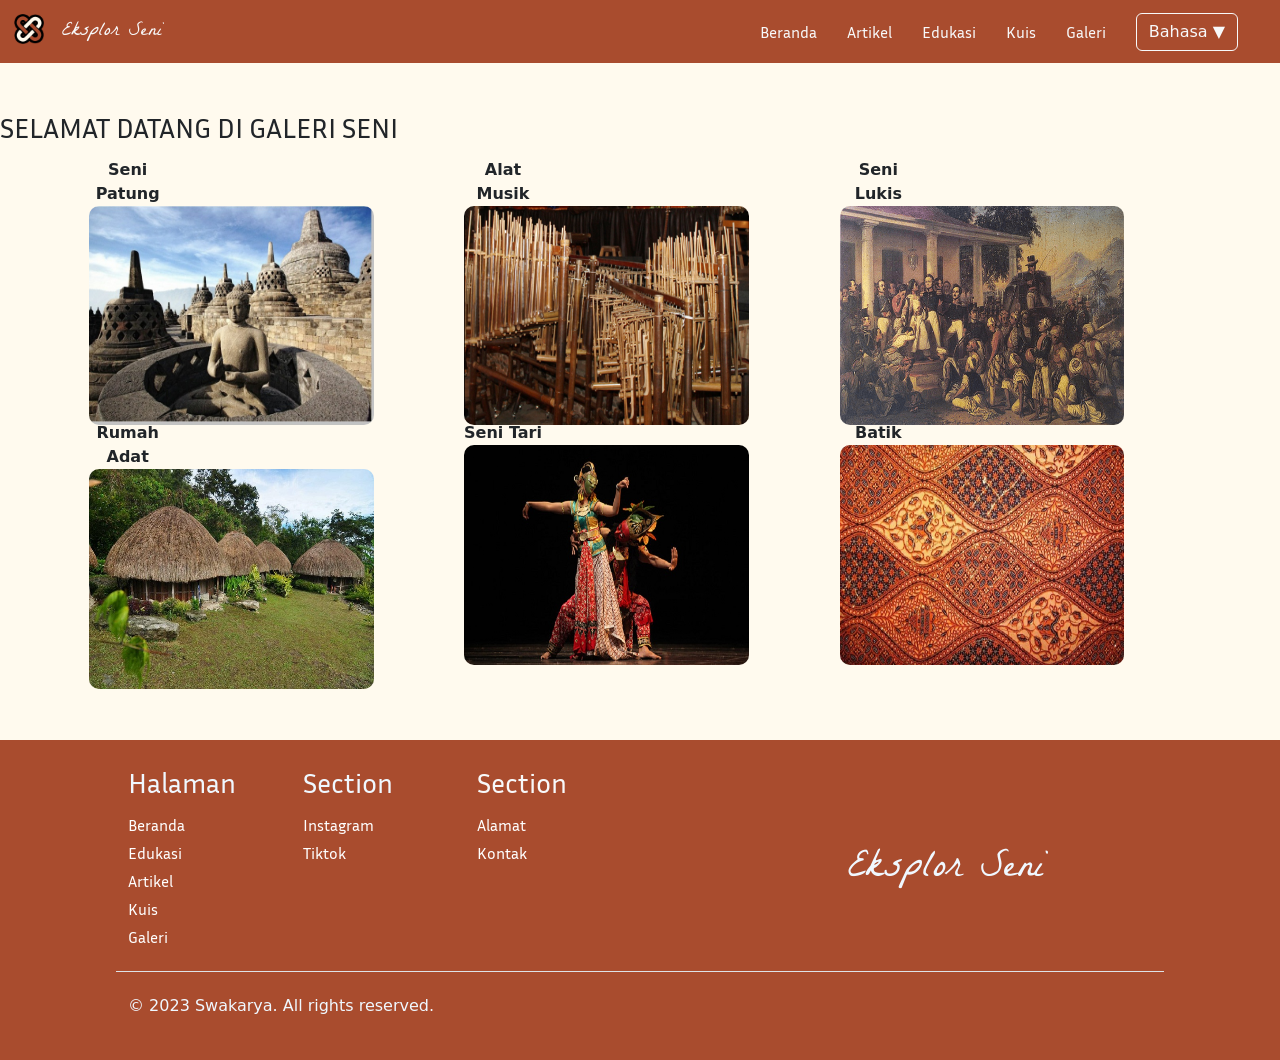
<file: index.html>
<!DOCTYPE html>
<html lang="en">
  <head>
    <meta charset="UTF-8" />
    <meta name="viewport" content="width=device-width, initial-scale=1.0" />
    <link rel="stylesheet" href="style.css" />
    <title>GALERI</title>
    <link href='https://fonts.googleapis.com/css?family=La Belle Aurore' rel='stylesheet'>
    <link href='https://fonts.googleapis.com/css?family=Inria Sans' rel='stylesheet'>
    <link href="https://cdn.jsdelivr.net/npm/bootstrap@5.3.2/dist/css/bootstrap.min.css" rel="stylesheet" integrity="sha384-T3c6CoIi6uLrA9TneNEoa7RxnatzjcDSCmG1MXxSR1GAsXEV/Dwwykc2MPK8M2HN" crossorigin="anonymous"></link>   
    <style>
      body {
        background-color: #FFFAEE;
      }

      img{
        margin-left: 2px;
        margin-bottom: 6px;
      }

      nav a:nth-child(2) {
        font-family: "La Belle Aurore";
        margin-left: 10px;
        margin-top: 1px;
      }

      a {
        font-family: "Inria Sans";
        text-decoration: none;
        margin-right: 30px;
      }
      
      button {
        margin-right: 30px;
      }

      footer {
        padding: 2% 10% 10%;
        background-color: #A94C2E;
        color: aliceblue;
        position: relative;
        margin-top: 110px;
        line-height: 20px;
        margin-top: 70px;
      }

      h3 {
        font-family: "Inria Sans";
      }

      .footer h1 {
        font-family: "La Belle Aurore";
        padding-top: 80px;
      }

    </style>
  </head>
<body>

  <!-- navbar -->
  <nav class="navbar" style="background-color: #A94C2E;">
    <div class="container-fluid">
      <img src="asset/icon.png" alt="Logo" width="30" height="30" class="d-inline-block align-text-top">
      <a class="logo navbar-brand text-light me-auto p-2" href="#">Eksplor Seni</a>
        <a class="text-light pl-3" href="#">Beranda</a>
        <a class="text-light pl-3" href="#">Artikel</a>
        <a class="text-light pl-3" href="#">Edukasi</a>
        <a class="text-light pl-3" href="#">Kuis</a>
        <a class="text-light pl-3" href="#">Galeri</a>
        <button type="button" class="btn btn-outline-light">Bahasa ▼</button>
    </div>
  </nav>
<!-- navbar -->

 <!-- tempat ngoding -->
    <section id="Galeri">
      <br><br>
      <h3>SELAMAT DATANG DI GALERI SENI</h3>
      <div class="container">
        <div class="col-3">
          <span>Seni Patung</span>
          <img src="asset/seni patung.jpg" />
        </div>
        <div class="col-3">
          <span>Alat Musik</span>
          <img src="asset/angklung.jpg" />
        </div>

        <div class="col-3">
          <span>Seni Lukis</span>
          <img src="asset/lukisan.png" />
        </div>

        <div class="col-3">
          <span>Rumah Adat</span>
          <img src="asset/rumah adat.jpg" />
        </div>
        <div class="col-3">
          <span>Seni Tari</span>
          <img src="asset/seni tari.jpg" />
        </div>

        <div class="col-3">
          <span>Batik</span>
          <img src="asset/batik.jpg" />
        </div>
      </div>
    </section>

    <!-- footer -->
  <footer class="pb-0 ">
    <div class="row">
      <div class="col-6 col-md-2 mb-3">
        <h3 class="pb-2">Halaman</h3>
        <ul class="nav flex-column">
          <li class="nav-item mb-2"><a href="#" class="nav-link p-0 text-white">Beranda</a></li>
          <li class="nav-item mb-2"><a href="#" class="nav-link p-0 text-white">Edukasi</a></li>
          <li class="nav-item mb-2"><a href="#" class="nav-link p-0 text-white">Artikel</a></li>
          <li class="nav-item mb-2"><a href="#" class="nav-link p-0 text-white">Kuis</a></li>
          <li class="nav-item mb-2"><a href="#" class="nav-link p-0 text-white">Galeri</a></li>
        </ul>
      </div>

      <div class="col-6 col-md-2 mb-3">
        <h3 class="pb-2">Section</h3>
        <ul class="nav flex-column">
          <li class="nav-item mb-2"><a href="#" class="nav-link p-0 text-white">Instagram</a></li>
          <li class="nav-item mb-2"><a href="#" class="nav-link p-0 text-white">Tiktok</a></li>
        </ul>
      </div>

      <div class="text-light col-md-2 mb-3">
        <h3 class="pb-2">Section</h3>
        <ul class="nav flex-column">
          <li class="nav-item mb-2"><a href="#" class="nav-link p-0 text-white">Alamat</a></li>
          <li class="nav-item mb-2"><a href="#" class="nav-link p-0 text-white">Kontak</a></li>

        </ul>
      </div>

    <div class="footer text-center col-md-5 offset-md-1 mb-3">
          <h1>Eksplor Seni</h1>
    </div>

    <div class="d-flex flex-column flex-sm-row justify-content-between py-4 my-0 border-top">
      <p>© 2023 Swakarya. All rights reserved.</p>
      <ul class="list-unstyled d-flex">
        <li class="ms-3"><a class="link-dark" href="#"><svg class="bi" width="24" height="24"><use xlink:href="#twitter"></use></svg></a></li>
        <li class="ms-3"><a class="link-dark" href="#"><svg class="bi" width="24" height="24"><use xlink:href="#instagram"></use></svg></a></li>
        <li class="ms-3"><a class="link-dark" href="#"><svg class="bi" width="24" height="24"><use xlink:href="#facebook"></use></svg></a></li>
      </ul>
    </div>
  </footer>
  <!-- footer -->

<script src="https://cdn.jsdelivr.net/npm/bootstrap@5.3.2/dist/js/bootstrap.bundle.min.js" integrity="sha384-C6RzsynM9kWDrMNeT87bh95OGNyZPhcTNXj1NW7RuBCsyN/o0jlpcV8Qyq46cDfL" crossorigin="anonymous"></script></script>
  </head>
  <body>
  </body>
</html>
</file>
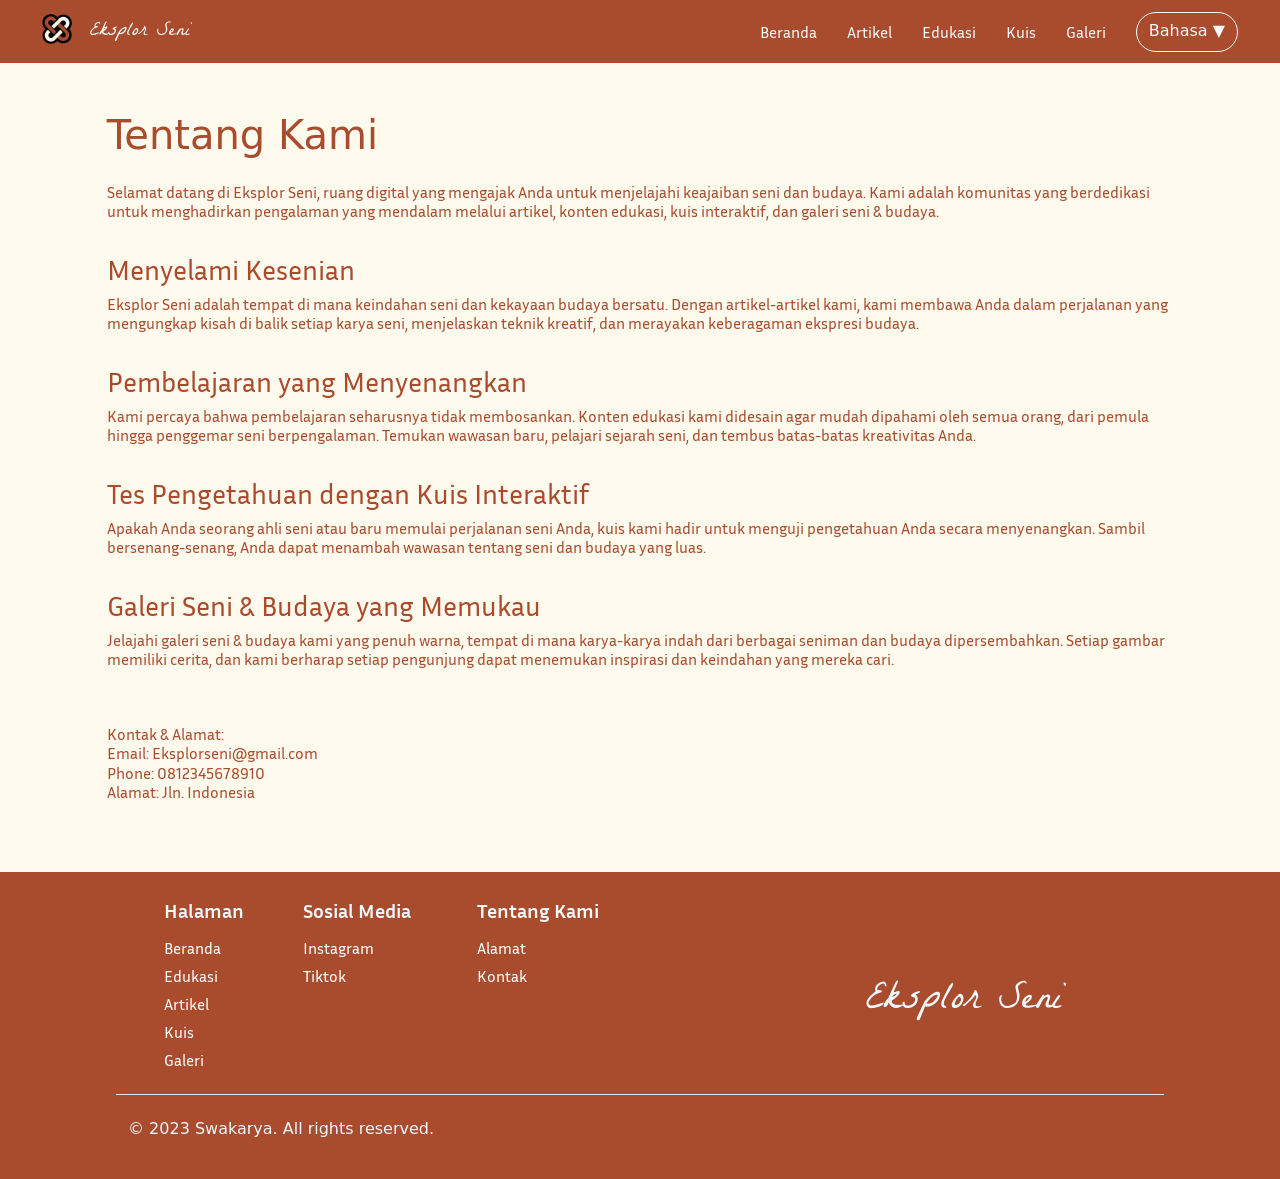
<file: about.html>
<!DOCTYPE html>
<html lang="en">
<head>
    <meta charset="UTF-8">
    <meta name="viewport" content="width=device-width, initial-scale=1.0">
    <title>About</title>
    <link rel="shortcut icon" href="assets/eiydhubf 1.png" type="image/x-icon">
    <link href='https://fonts.googleapis.com/css?family=La Belle Aurore' rel='stylesheet'>
    <link href='https://fonts.googleapis.com/css?family=Inria Sans' rel='stylesheet'>
    <link href="https://cdn.jsdelivr.net/npm/bootstrap@5.3.2/dist/css/bootstrap.min.css" rel="stylesheet" integrity="sha384-T3c6CoIi6uLrA9TneNEoa7RxnatzjcDSCmG1MXxSR1GAsXEV/Dwwykc2MPK8M2HN" crossorigin="anonymous"></link>   
    <style>
      body {
        background-color: #FFFAEE;
      }

      img{
        margin-left: 30px;
        margin-bottom: 6px;
      }

      nav a:nth-child(2) {
        font-family: "La Belle Aurore";
        margin-left: 10px;
        margin-top: 1px;
      }
      

      a {
        font-family: "Inria Sans";
        text-decoration: none;
        margin-right: 30px;
      }
      
      button {
        margin-right: 30px;
      }

      footer {
        padding: 2% 10% 10%;
        background-color: #A94C2E;
        color: aliceblue;
        position: relative;
        margin-top: 110px;
        line-height: 20px;
        margin-top: 70px;
      }

      h3 {
        font-family: "Inria Sans";
      }

      .footer h1 {
        font-family: "La Belle Aurore";
        padding-top: 80px;
      }

      .halos {
        color: #A94C2E;
        font-family: "inria Sans";
        font-weight: bolder;
      }

      .bahasa {
        border-radius: 50px;
        padding-bottom: 8px;
      }

      .bahasa:hover {
          background-color: #FFFAEE;
          color: #A94C2E;
        }


    </style>
  </head>
<body>

  <!-- navbar -->
  <nav class="navbar" style="background-color: #A94C2E;">
    <div class="container-fluid">
      <img src="assets/Asset/icon.png" alt="Logo" width="30" height="30" >
      <a class="logo navbar-brand text-light me-auto p-2" href="landingpage.html">Eksplor Seni</a>
        <a class="text-light pl-3" href="beranda.html">Beranda</a>
        <a class="text-light pl-3" href="artikel.html">Artikel</a>
        <a class="text-light pl-3" href="konten_edukasi.html">Edukasi</a>
        <a class="text-light pl-3" href="daftar.html">Kuis</a>
        <a class="text-light pl-3" href="galeri.html">Galeri</a>
        <button type="button" class="btn bahasa btn-outline-light">Bahasa ▼</button>
    </div>
  </nav>
  <!-- navbar -->


  <!-- about -->
  <section id="about">
  <h1 class="col-md-5 offset-md-1 mb-1 mt-5" style="color: #A94C2E;">Tentang Kami</h1>
    <div class="halos col-10  offset-md-1 mt-4">
      <h6>Selamat datang di Eksplor Seni, ruang digital yang mengajak Anda untuk menjelajahi keajaiban seni dan budaya. Kami adalah komunitas yang berdedikasi untuk menghadirkan pengalaman yang mendalam melalui artikel, konten edukasi, kuis interaktif, dan galeri seni & budaya.</h6>
      <br>
      <h3>Menyelami Kesenian</h3>
      <h6>Eksplor Seni adalah tempat di mana keindahan seni dan kekayaan budaya bersatu. Dengan artikel-artikel kami, kami membawa Anda dalam perjalanan yang mengungkap kisah di balik setiap karya seni, menjelaskan teknik kreatif, dan merayakan keberagaman ekspresi budaya.</h6>
      <br>
      <h3>Pembelajaran yang Menyenangkan</h3>
      <h6>Kami percaya bahwa pembelajaran seharusnya tidak membosankan. Konten edukasi kami didesain agar mudah dipahami oleh semua orang, dari pemula hingga penggemar seni berpengalaman. Temukan wawasan baru, pelajari sejarah seni, dan tembus batas-batas kreativitas Anda.</h6>
      <br>
      <h3>Tes Pengetahuan dengan Kuis Interaktif</h3>
      <h6>Apakah Anda seorang ahli seni atau baru memulai perjalanan seni Anda, kuis kami hadir untuk menguji pengetahuan Anda secara menyenangkan. Sambil bersenang-senang, Anda dapat menambah wawasan tentang seni dan budaya yang luas.</h6>
      <br>
      <h3>Galeri Seni & Budaya yang Memukau</h3>
      <h6>Jelajahi galeri seni & budaya kami yang penuh warna, tempat di mana karya-karya indah dari berbagai seniman dan budaya dipersembahkan. Setiap gambar memiliki cerita, dan kami berharap setiap pengunjung dapat menemukan inspirasi dan keindahan yang mereka cari.</h6>
      <br>
      <br>
      <h6>Kontak  & Alamat:
        <br>Email: Eksplorseni@gmail.com
        <br>Phone: 0812345678910
        <br>Alamat: Jln. Indonesia
      </h6>
    </div>
</section>
  <!-- about -->



  <!-- footer -->
  <footer class="pb-0">
    <div class="row">
      <div class="col-6 col-md-2 mb-3 ps-5">
        <h3 class="pb-2 fs-5" style="font-weight: bolder;">Halaman</h3>
        <ul class="nav flex-column">
          <li class="nav-item mb-2"><a href="#" class="nav-link p-0 text-white">Beranda</a></li>
          <li class="nav-item mb-2"><a href="#" class="nav-link p-0 text-white">Edukasi</a></li>
          <li class="nav-item mb-2"><a href="#" class="nav-link p-0 text-white">Artikel</a></li>
          <li class="nav-item mb-2"><a href="#" class="nav-link p-0 text-white">Kuis</a></li>
          <li class="nav-item mb-2"><a href="#" class="nav-link p-0 text-white">Galeri</a></li>
        </ul>
      </div>

      <div class="col-6 col-md-2 mb-3">
        <h3 class="pb-2 fs-5" style="font-weight: bolder;">Sosial Media</h3>
        <ul class="nav flex-column">
          <li class="nav-item mb-2"><a href="#" class="nav-link p-0 text-white">Instagram</a></li>
          <li class="nav-item mb-2"><a href="#" class="nav-link p-0 text-white">Tiktok</a></li>
        </ul>
      </div>

      <div class="text-light col-md-2 mb-3">
        <h3 class="pb-2 fs-5" style="font-weight: bolder;">Tentang Kami</h3>
        <ul class="nav flex-column">
          <li class="nav-item mb-2"><a href="about.html" class="nav-link p-0 text-white">Alamat</a></li>
          <li class="nav-item mb-2"><a href="about.html" class="nav-link p-0 text-white">Kontak</a></li>

        </ul>
      </div>

    <div class="footer text-center col-md-5 offset-md-1 mb-3 ps-5">
          <h1>Eksplor Seni</h1>
    </div>

    <div class="d-flex flex-column flex-sm-row justify-content-between py-4 my-0 border-top">
      <p>© 2023 Swakarya. All rights reserved.</p>
    </div>
  </footer>
  <!-- footer -->

<script src="https://cdn.jsdelivr.net/npm/bootstrap@5.3.2/dist/js/bootstrap.bundle.min.js" integrity="sha384-C6RzsynM9kWDrMNeT87bh95OGNyZPhcTNXj1NW7RuBCsyN/o0jlpcV8Qyq46cDfL" crossorigin="anonymous"></script></script>
</html>
</file>
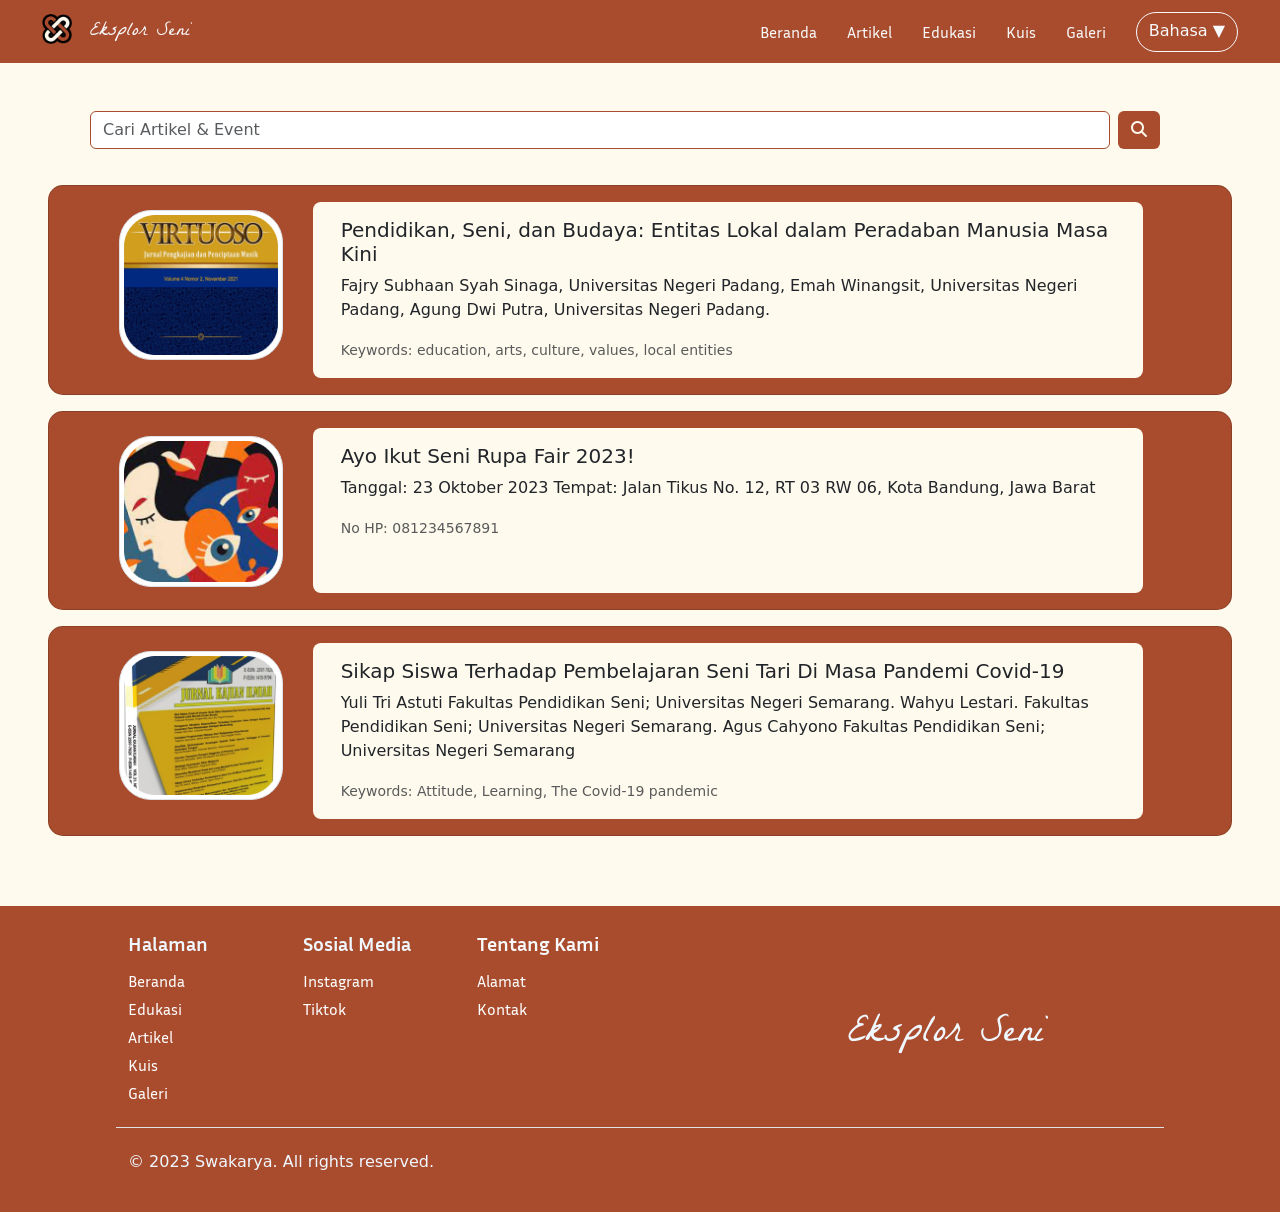
<file: artikel.html>
<!DOCTYPE html>
<html lang="en">
<head>
    <meta charset="UTF-8">
    <meta name="viewport" content="width=device-width, initial-scale=1.0">
    <title>Artikel</title>
    <link rel="shortcut icon" href="assets/eiydhubf 1.png" type="image/x-icon">
    <link href='https://fonts.googleapis.com/css?family=La Belle Aurore' rel='stylesheet'>
    <link href='https://fonts.googleapis.com/css?family=Inria Sans' rel='stylesheet'>
    <link rel="stylesheet" href="https://cdnjs.cloudflare.com/ajax/libs/font-awesome/6.4.2/css/all.min.css">
    <link href="https://cdn.jsdelivr.net/npm/bootstrap@5.3.2/dist/css/bootstrap.min.css" rel="stylesheet" integrity="sha384-T3c6CoIi6uLrA9TneNEoa7RxnatzjcDSCmG1MXxSR1GAsXEV/Dwwykc2MPK8M2HN" crossorigin="anonymous">
    <style>
        body {
          background-color: #FFFAEE;
        }

        .tombol:hover {
          background-color: #7f3922;
        }
  
        img{
          margin-left: 30px;
          margin-bottom: 6px;
        }
  
        nav a:nth-child(2) {
          font-family: "La Belle Aurore";
          margin-left: 10px;
          margin-top: 1px;
        }
  
        a {
          font-family: "Inria Sans";
          text-decoration: none;
          margin-right: 30px;
        }
        
        button {
          margin-right: 30px;
        }
        
        .pencet{
        background-color: #A94C2E;
      }
  
        footer {
          padding: 2% 10% 10%;
          background-color: #A94C2E;
          color: aliceblue;
          position: relative;
          margin-top: 110px;
          line-height: 20px;
          margin-top: 70px;
        }
  
        h3 {
          font-family: "Inria Sans";
        }
  
        .footer h1 {
          font-family: "La Belle Aurore";
          padding-top: 80px;
        }

        .bahasa {
        border-radius: 50px;
        padding-bottom: 8px;
      }

      .bahasa:hover {
          background-color: #FFFAEE;
          color: #A94C2E;
        }

  
      </style>
    </head>
  <body>
  
    <!-- navbar -->
    <nav class="navbar" style="background-color: #A94C2E;">
      <div class="container-fluid">
        <img src="assets/Asset/icon.png" alt="Logo" width="30" height="30" >
        <a class="logo navbar-brand text-light me-auto p-2" href="landingpage.html">Eksplor Seni</a>
          <a class="text-light pl-3" href="beranda.html">Beranda</a>
          <a class="text-light pl-3" href="artikel.html">Artikel</a>
          <a class="text-light pl-3" href="konten_edukasi.html">Edukasi</a>
          <a class="text-light pl-3" href="daftar.html">Kuis</a>
          <a class="text-light pl-3" href="galeri.html">Galeri</a>
          <button type="button" class="btn bahasa btn-outline-light">Bahasa ▼</button>
      </div>
    </nav>
    <!-- navbar -->


    <div class="text-center">
      <div class="row">
        <div class="col-md-12 mt-5 d-flex">
          <form class="form-inline d-flex mx-auto" style="width: 1100px; padding-bottom: 20px;">
            <input class="form-control mr-sm-2" style="border: 1px solid #A94C2E;" type="text" placeholder="Cari Artikel & Event" /> 
            <button class="btn tombol my-2 my-sm-0 pencet ms-2" type="submit">
              <i class="fa-solid fa-magnifying-glass" style="color: #fffaee;"></i>
            </button>
          </form>
        </div>
      </div>
      </div>
</div>
</div>
</div>
    <!-- card artikel -->

    <div class="card mb-3 mx-5 mt-3 py-3" style="background-color: #A94C2E; padding-right: 100px; border-radius: 15px; padding: 40px;">
      <div class="row g-">
        <div class="col-md-2 me-5">
          <img src="asset/artikel1.png" class="img-thumbnail rounded-5 mt-2" alt="...">
        </div>
        <div class="col-md-6 me-xxl-5 rounded-3" style="background-color: #FFFAEE; width: 830px;">
          <div class="card-body">
            <h5 class="card-title">Pendidikan, Seni, dan Budaya: Entitas Lokal dalam Peradaban 
              Manusia Masa Kini</h5>
            <p class="card-text">Fajry Subhaan Syah Sinaga, Universitas Negeri Padang, Emah Winangsit, Universitas Negeri Padang, Agung Dwi Putra, Universitas Negeri Padang.</p>
            <p class="card-text"><small class="text-body-secondary">Keywords: education, arts, culture, values, local entities</small></p>
          </div>
        </div>
      </div>
    </div>

    <div class="card mb-3 mx-5 mt-3 py-3" style="background-color: #A94C2E; padding-right: 100px; border-radius: 15px; padding: 40px;">
      <div class="row g-">
        <div class="col-md-2 me-5">
          <img src="asset/artikel2.png" class="img-thumbnail rounded-5 mt-2"  alt="...">
        </div>
        <div class="col-md-6 me-xxl-5 rounded-3" style="background-color: #FFFAEE; width:830px;">
          <div class="card-body">
            <h5 class="card-title">Ayo Ikut Seni Rupa Fair 2023!</h5>
            <p class="card-text">Tanggal: 23 Oktober 2023
              Tempat: Jalan Tikus No. 12, RT 03 RW 06, Kota Bandung, Jawa Barat</p>
            <p class="card-text"><small class="text-body-secondary">No HP: 081234567891</small></p>
          </div>
        </div>
      </div>
    </div>

    <div class="card mb-3 mx-5 mt-3 py-3" style="background-color: #A94C2E; padding-right: 100px; border-radius: 15px; padding: 40px;">
      <div class="row g-">
        <div class="col-md-2 me-5">
          <img src="asset/artikel3.png" class="img-thumbnail rounded-5 mt-2" alt="...">
        </div>
        <div class="col-md-6 me-xxl-5 rounded-3" style="background-color: #FFFAEE; width:830px;">
          <div class="card-body">
            <h5 class="card-title">Sikap Siswa Terhadap Pembelajaran Seni Tari Di Masa Pandemi Covid-19</h5>
            <p class="card-text">Yuli Tri Astuti Fakultas Pendidikan Seni; Universitas Negeri Semarang. Wahyu 
              Lestari. Fakultas Pendidikan Seni; Universitas Negeri Semarang. Agus Cahyono 
              Fakultas Pendidikan Seni; Universitas Negeri Semarang</p>
            <p class="card-text"><small class="text-body-secondary">Keywords: Attitude, Learning, The Covid-19 pandemic</small></p>
          </div>
        </div>
      </div>
    </div>
    
    <!-- end card artikel -->
  
  

    <!-- footer -->
    <footer class="pb-0 ">
      <div class="row">
        <div class="col-6 col-md-2 mb-3">
          <h3 class="pb-2 fs-5" style="font-weight: bolder;">Halaman</h3>
          <ul class="nav flex-column">
            <li class="nav-item mb-2"><a href="#" class="nav-link p-0 text-white">Beranda</a></li>
            <li class="nav-item mb-2"><a href="#" class="nav-link p-0 text-white">Edukasi</a></li>
            <li class="nav-item mb-2"><a href="#" class="nav-link p-0 text-white">Artikel</a></li>
            <li class="nav-item mb-2"><a href="#" class="nav-link p-0 text-white">Kuis</a></li>
            <li class="nav-item mb-2"><a href="#" class="nav-link p-0 text-white">Galeri</a></li>
          </ul>
        </div>
  
        <div class="col-6 col-md-2 mb-3">
          <h3 class="pb-2 fs-5" style="font-weight: bolder;">Sosial Media</h3>
          <ul class="nav flex-column">
            <li class="nav-item mb-2"><a href="#" class="nav-link p-0 text-white">Instagram</a></li>
            <li class="nav-item mb-2"><a href="#" class="nav-link p-0 text-white">Tiktok</a></li>
          </ul>
        </div>
  
        <div class="text-light col-md-2 mb-3">
          <h3 class="pb-2 fs-5" style="font-weight: bolder;">Tentang Kami</h3>
          <ul class="nav flex-column">
            <li class="nav-item mb-2"><a href="about.html" class="nav-link p-0 text-white">Alamat</a></li>
            <li class="nav-item mb-2"><a href="about.html" class="nav-link p-0 text-white">Kontak</a></li>
  
          </ul>
        </div>
  
      <div class="footer text-center col-md-5 offset-md-1 mb-3">
            <h1>Eksplor Seni</h1>
      </div>
  
      <div class="d-flex flex-column flex-sm-row justify-content-between py-4 my-0 border-top">
        <p>© 2023 Swakarya. All rights reserved.</p>
      </div>
    </footer>
    <!-- footer -->

    <script src="https://cdn.jsdelivr.net/npm/bootstrap@5.3.2/dist/js/bootstrap.bundle.min.js" integrity="sha384-C6RzsynM9kWDrMNeT87bh95OGNyZPhcTNXj1NW7RuBCsyN/o0jlpcV8Qyq46cDfL" crossorigin="anonymous"></script>
</body>
</html>
</file>
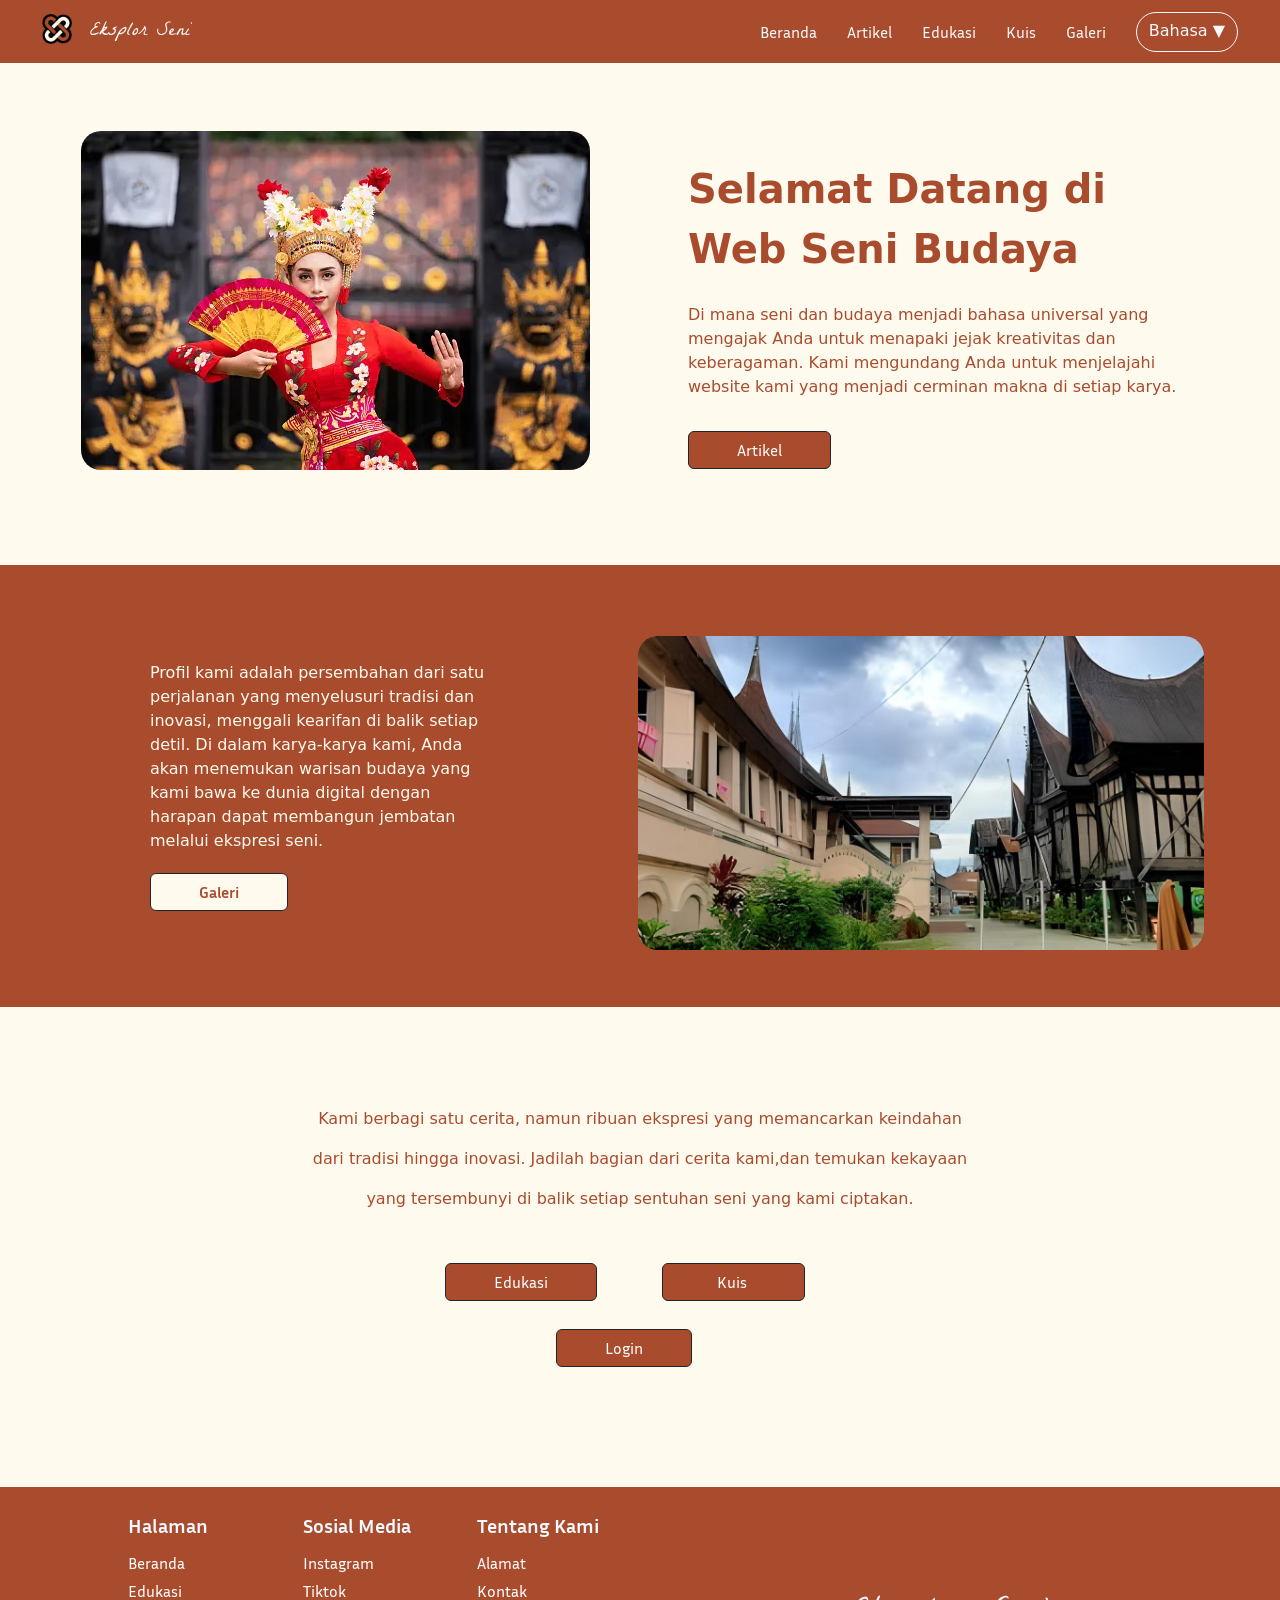
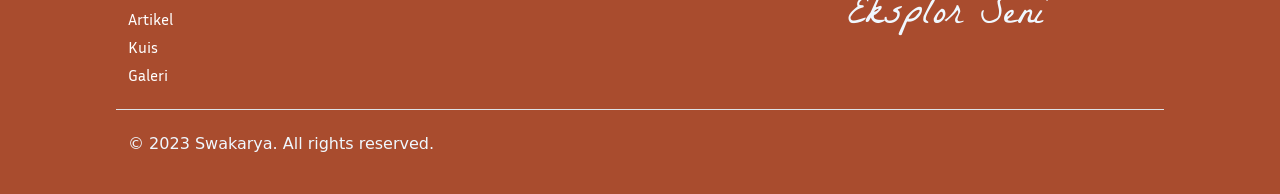
<file: beranda.html>
<!DOCTYPE html>
<html lang="en">
<head>
    <meta charset="UTF-8">
    <meta name="viewport" content="width=device-width, initial-scale=1.0">
    <title>Beranda</title>
    <link rel="shortcut icon" href="assets/eiydhubf 1.png" type="image/x-icon">
    <link href='https://fonts.googleapis.com/css?family=La Belle Aurore' rel='stylesheet'>
    <link href='https://fonts.googleapis.com/css?family=Inria Sans' rel='stylesheet'>
    <link href="https://cdn.jsdelivr.net/npm/bootstrap@5.3.2/dist/css/bootstrap.min.css" rel="stylesheet" integrity="sha384-T3c6CoIi6uLrA9TneNEoa7RxnatzjcDSCmG1MXxSR1GAsXEV/Dwwykc2MPK8M2HN" crossorigin="anonymous"></link>   
    <style>
  body {
        background-color: #FFFAEE;
      }

      img{
        margin-left: 30px;
        margin-bottom: 6px;
        max-width: 100%;
        height: auto;
      }

      nav a:nth-child(2) {
        font-family: "La Belle Aurore";
        margin-left: 10px;
        margin-top: 1px;
      }

      a {
        font-family: "Inria Sans";
        text-decoration: none;
        margin-right: 30px;
      }
      
      button {
        margin-right: 30px;
      }

      footer {
        padding: 2% 10% 10%;
        background-color: #A94C2E;
        color: aliceblue;
        position: relative;
        margin-top: 70px;
        line-height: 20px;
      }

      h3 {
        font-family: "Inria Sans";
      }

      .footer h1 {
        font-family: "La Belle Aurore";
        padding-top: 80px;
      }

      .sectionView {
        display: flex;
        flex-wrap: wrap;
        justify-content: space-between;
        align-items: center;
      }

      .kolomview {
        flex: 1;
        padding: 0 20px;
      }

      .kolomview .btn {
        margin-top: 10px;
      }

      .text-display-4 {
        font-size: 2.5rem;
      }

      .fs-md-6 {
        font-size: 1.5rem;
      }

      @media (max-width: 767px) {
        .selamat-datang {
          padding: 0 15px;
        }

        .kolomview {
          margin-left: 15px;
          margin-right: 15px;
        }

        .button-container {
          padding-left: 15px;
        }
      }
      
      .tombol2 {
        background-color: #A94C2E;
      }

      .tombol2:hover {
         
          background-color: #7f3922;
        }

      .tombol3 {
        background-color: #FFFAEE;
        color: #A94C2E;
      }

      .tombol3:hover {
        background-color: #eee1c3;
        color: #A94C2E;
      }

      .bahasa {
        border-radius: 50px;
        padding-bottom: 8px;
      }

      .bahasa:hover {
          background-color: #FFFAEE;
          color: #A94C2E;
        }



    </style>
  </head>
<body>

  <!-- navbar -->
  <nav class="navbar" style="background-color: #A94C2E;">
    <div class="container-fluid">
      <img src="assets/Asset/icon.png" alt="Logo" width="30" height="30" >
      <a class="logo navbar-brand text-light me-auto p-2" href="landingpage.html">Eksplor Seni</a>
        <a class="text-light pl-3" href="beranda.html">Beranda</a>
        <a class="text-light pl-3" href="artikel.html">Artikel</a>
        <a class="text-light pl-3" href="konten_edukasi.html">Edukasi</a>
        <a class="text-light pl-3" href="daftar.html">Kuis</a>
        <a class="text-light pl-3" href="galeri.html">Galeri</a>
        <button type="button" class="btn bahasa btn-outline-light">Bahasa ▼</button>
    </div>
  </nav>

  <!-- navbar -->

  <div class="wrapper">
    <!-- Homepage -->
<div class="container-fluid sectionView pt-lg-5" style="background-color: #FFFAEE;">
  <div class="row pb-lg-5">
    <div class="selamat-datang me-5 col-xl-6 col-12 order-lg-1 order-2 pt-lg-5 pe-lg-5  p-md-5  text-lg-start text-center kolomview">
      <span class="fw-bold text-display-4 " style="color: #A94C2E;">Selamat Datang di Web Seni Budaya</span><br><br>
      <p class="px-md-0 px-3 fs-md-6 fs-6 text-md-start text-center" style="color: #A94C2E; font-weight: 500;">Di mana seni dan budaya menjadi bahasa universal yang mengajak Anda untuk menapaki jejak kreativitas dan keberagaman. Kami mengundang Anda untuk menjelajahi website kami yang menjadi cerminan makna di setiap karya.</p>
      <a href="#artikel"><button type="button" class="btn btn-rounded btn-dark px-md-5 mt-3 tombol2">Artikel</button></a>
    </div>
    
    <div class="col-md-6 col-12 text-center">
      <img src="assets/Asset/foto.1.jpg" alt="" style="max-width: 100%; height: auto; margin-top: 20px; border-radius: 20px;">
    </div>
  </div>
</div>
  
      <!-- end Homepage -->

      <!--galeri-->
      <div class="container-fluid sectionView pt-5 pb-5" style="background-color: #A94C2E;">
        <!-- ... -->
        <div class="col-lg-6 col-12 order-lg-1 order-2 p-lg-5 p-md-5 p-0 text-lg-start text-center kolomview" style="margin-left: 90px;">
          <p class="px-md-0 px-3 fs-md-6 fs-6 text-md-start text-center" style="color: #FFFAEE; font-weight: 500;">Profil kami adalah persembahan dari satu perjalanan yang menyelusuri tradisi dan inovasi, menggali kearifan di balik setiap detil. Di dalam karya-karya kami, Anda akan menemukan warisan budaya yang kami bawa ke dunia digital dengan harapan dapat membangun jembatan melalui ekspresi seni.</p>
          <a href="#galeri"><button type="button" class="btn btn-rounded btn-dark px-md-5 mt-1 tombol3" style="font-weight: bolder;">Galeri</button></a>
        </div>
            <div class="col-lg-6 col-12 order-lg-2 mx-sm-5 order-1 m-auto text-center">
                <img src="assets/Asset/Image.png" alt=image" style="width: 90%; height: auto; margin-top: 20px; border-radius: 20px;">
            </div>
        </div>
    </div>
      
    
    <!--untuk tentang-->
    <center>
      <div class="mb-lg-5" style="margin-top: 100px;">
          <div class="kolom" style="color: #A94C2E; font-weight: 500;">
            <p>Kami berbagi satu cerita, namun ribuan ekspresi yang memancarkan keindahan
              <p>dari tradisi hingga inovasi. Jadilah bagian dari cerita kami,dan temukan kekayaan</p>
            <p>yang tersembunyi di balik setiap sentuhan seni yang kami ciptakan.</P>
          </div>
        </div>       

         <div class="button-container pb-4" style="padding-left: 30px;">
          <a href="#kontenedukasi"><button type="button" class="btn btn-rounded btn-dark px-md-5 mt-1 tombol2" >Edukasi</button></a>
          <a href="#kuis"><button type="button" class="btn btn-rounded btn-dark px-md-5 mt-1 tombol2" >&nbsp;&nbsp;Kuis&nbsp;&nbsp;&nbsp;</button></a>
        </div>
        <div style="padding-left: 28px;"">
        <a href="#login"><button type="button" class="btn btn-rounded btn-dark px-md-5 mt-1 tombol2" style=" margin-bottom: 50px;">Login</button></a>
      </div>
      </center>


  <!-- footer -->
  <footer class="pb-0 ">
    <div class="row">
      <div class="col-6 col-md-2 mb-3">
        <h3 class="pb-2 fs-5" style="font-weight: bolder;">Halaman</h3>
        <ul class="nav flex-column">
          <li class="nav-item mb-2"><a href="#" class="nav-link p-0 text-white">Beranda</a></li>
          <li class="nav-item mb-2"><a href="#" class="nav-link p-0 text-white">Edukasi</a></li>
          <li class="nav-item mb-2"><a href="#" class="nav-link p-0 text-white">Artikel</a></li>
          <li class="nav-item mb-2"><a href="#" class="nav-link p-0 text-white">Kuis</a></li>
          <li class="nav-item mb-2"><a href="#" class="nav-link p-0 text-white">Galeri</a></li>
        </ul>
      </div>

      <div class="col-6 col-md-2 mb-3">
        <h3 class="pb-2 fs-5" style="font-weight: bolder;">Sosial Media</h3>
        <ul class="nav flex-column">
          <li class="nav-item mb-2"><a href="#" class="nav-link p-0 text-white">Instagram</a></li>
          <li class="nav-item mb-2"><a href="#" class="nav-link p-0 text-white">Tiktok</a></li>
        </ul>
      </div>

      <div class="text-light col-md-2 mb-3">
        <h3 class="pb-2 fs-5" style="font-weight: bolder;">Tentang Kami</h3>
        <ul class="nav flex-column">
          <li class="nav-item mb-2"><a href="about.html" class="nav-link p-0 text-white">Alamat</a></li>
          <li class="nav-item mb-2"><a href="about.html" class="nav-link p-0 text-white">Kontak</a></li>

        </ul>
      </div>

    <div class="footer text-center col-md-5 offset-md-1 mb-3">
          <h1>Eksplor Seni</h1>
    </div>

    <div class="d-flex flex-column flex-sm-row justify-content-between py-4 my-0 border-top">
      <p>© 2023 Swakarya. All rights reserved.</p>
    </div>
  </footer>
  <!-- footer -->

<script src="https://cdn.jsdelivr.net/npm/bootstrap@5.3.2/dist/js/bootstrap.bundle.min.js" integrity="sha384-C6RzsynM9kWDrMNeT87bh95OGNyZPhcTNXj1NW7RuBCsyN/o0jlpcV8Qyq46cDfL" crossorigin="anonymous"></script></script>

</body>
</html>
</file>
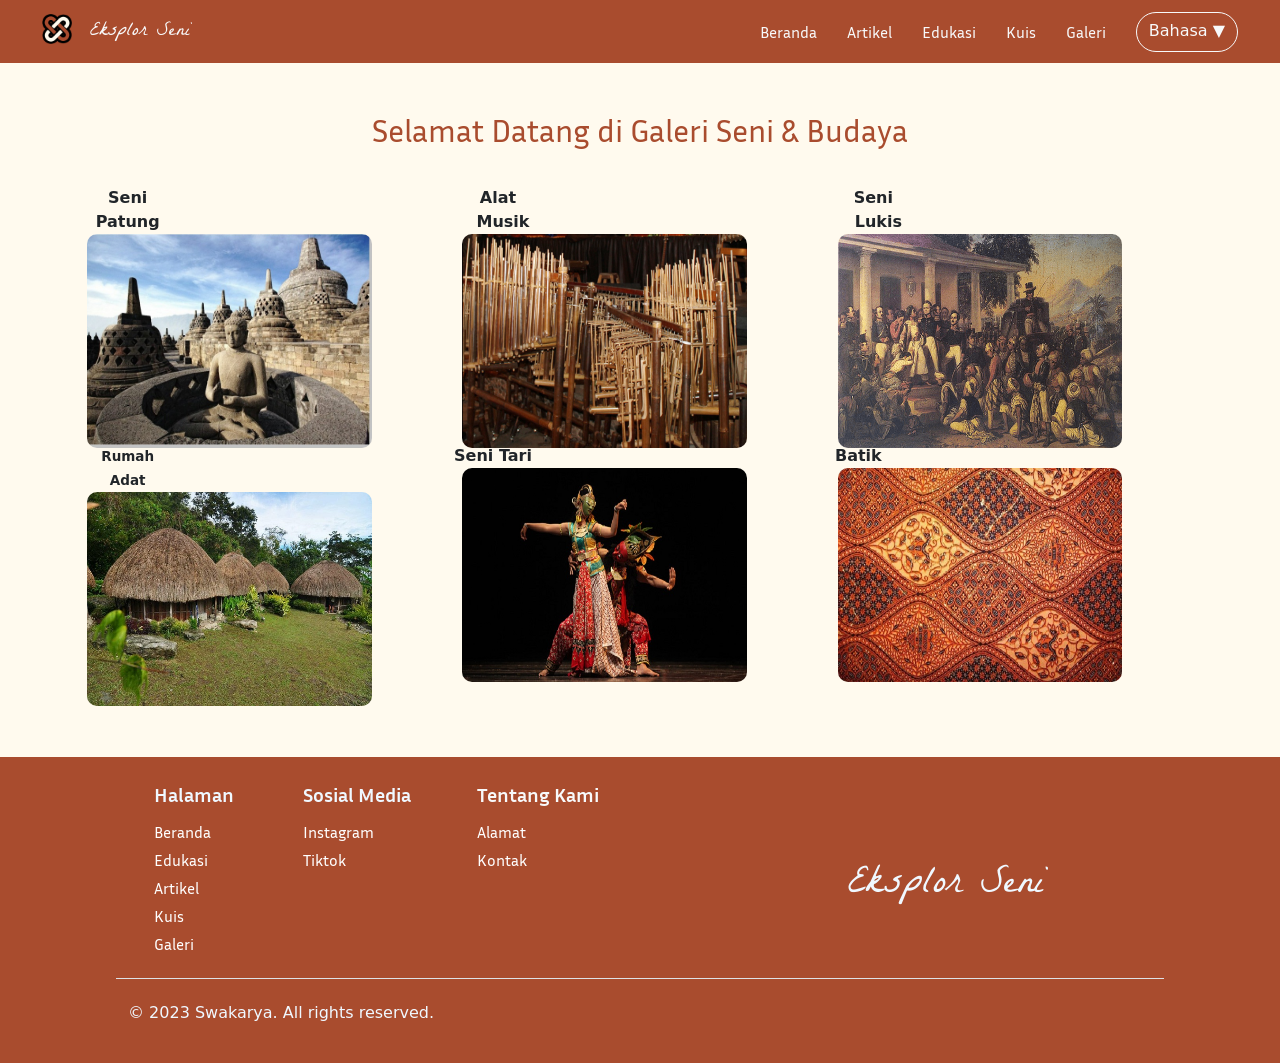
<file: galeri.html>
<!DOCTYPE html>
<html lang="en">
  <head>
    <meta charset="UTF-8" />
    <meta name="viewport" content="width=device-width, initial-scale=1.0" />
    <link rel="stylesheet" href="style.css" />
    <title>Galeri</title>
    <link rel="shortcut icon" href="assets/eiydhubf 1.png" type="image/x-icon">
    <link href='https://fonts.googleapis.com/css?family=La Belle Aurore' rel='stylesheet'>
    <link href='https://fonts.googleapis.com/css?family=Inria Sans' rel='stylesheet'>
    <link href="https://cdn.jsdelivr.net/npm/bootstrap@5.3.2/dist/css/bootstrap.min.css" rel="stylesheet" integrity="sha384-T3c6CoIi6uLrA9TneNEoa7RxnatzjcDSCmG1MXxSR1GAsXEV/Dwwykc2MPK8M2HN" crossorigin="anonymous"></link>   
    <style>
      body {
        background-color: #FFFAEE;
      }

      .image {
        margin-left: 30px;
        margin-bottom: 6px;
        max-width: 100%;
        height: auto;
      }

      nav a:nth-child(2) {
        font-family: "La Belle Aurore";
        margin-left: 10px;
        margin-top: 1px;
      }

      a {
        font-family: "Inria Sans";
        text-decoration: none;
        margin-right: 30px;
      }
      
      button {
        margin-right: 30px;
      }

      footer {
        padding: 2% 10% 10%;
        background-color: #A94C2E;
        color: aliceblue;
        position: relative;
        margin-top: 110px;
        line-height: 20px;
        margin-top: 70px;
      }

      h3 {
        font-family: "Inria Sans";
      }

      .footer h1 {
        font-family: "La Belle Aurore";
        padding-top: 80px;
      }

      .bahasa {
        border-radius: 50px;
        padding-bottom: 8px;
      }

      .bahasa:hover {
          background-color: #FFFAEE;
          color: #A94C2E;
        }
        

    </style>
  </head>
<body>

  <!-- navbar -->
  <nav class="navbar" style="background-color: #A94C2E;">
    <div class="container-fluid">
      <img class="image" src="assets/icon.png" alt="Logo" width="30" height="30" class="d-inline-block align-text-top navimg">
      <a class="logo navbar-brand text-light me-auto p-2" href="landingpage.html">Eksplor Seni</a>
      <a class="text-light pl-3" href="beranda.html">Beranda</a>
      <a class="text-light pl-3" href="artikel.html">Artikel</a>
      <a class="text-light pl-3" href="konten_edukasi.html">Edukasi</a>
      <a class="text-light pl-3" href="daftar.html">Kuis</a>
      <a class="text-light pl-3" href="galeri.html">Galeri</a>
      <button type="button" class="btn bahasa btn-outline-light">Bahasa ▼</button>
    </div>
  </nav>
<!-- navbar -->

 <!-- tempat ngoding -->
    <section id="Galeri">
      <br><br>
      <h2 style="color: #A94C2E; font-family: 'Inria Sans';">Selamat Datang di Galeri Seni & Budaya</h2> <br>
      <div class="container">
        <div class="col-3">
          <span class="seni1" >Seni Patung</span>
          <img src="asset/seni patung.jpg" />
        </div>
        <div class="col-3">
          <span class="seni1" style="margin-left: -10px;">Alat Musik</span>
          <img src="asset/angklung.jpg" />
        </div>

        <div class="col-3">
          <span class="seni1" style="margin-left: -10px;">Seni Lukis</span>
          <img src="asset/lukisan.png" />
        </div>

        <div class="col-3">
          <span class="seni1" style="font-size: 13.5px;">Rumah Adat</span>
          <img src="asset/rumah adat.jpg" />
        </div>
        <div class="col-3">
          <span class="seni1" style="margin-left: -20px;">Seni Tari</span>
          <img src="asset/seni tari.jpg" />
        </div>

        <div class="col-3">
          <span class="seni1" style="margin-left: -40px;">Batik</span>
          <img src="asset/batik.jpg" />
        </div>
      </div>
    </section>

    <!-- footer -->
  <footer class="pb-0 ">
    <div class="row">
      <div class="col-6 col-md-2 mb-3 " style="padding-left: 38px;">
        <h3 class="pb-2 fs-5" style="font-weight: bolder;">Halaman</h3>
        <ul class="nav flex-column">
          <li class="nav-item mb-2"><a href="#" class="nav-link p-0 text-white">Beranda</a></li>
          <li class="nav-item mb-2"><a href="#" class="nav-link p-0 text-white">Edukasi</a></li>
          <li class="nav-item mb-2"><a href="#" class="nav-link p-0 text-white">Artikel</a></li>
          <li class="nav-item mb-2"><a href="#" class="nav-link p-0 text-white">Kuis</a></li>
          <li class="nav-item mb-2"><a href="#" class="nav-link p-0 text-white">Galeri</a></li>
        </ul>
      </div>

      <div class="col-6 col-md-2 mb-3">
        <h3 class="pb-2 fs-5" style="font-weight: bolder;">Sosial Media</h3>
        <ul class="nav flex-column">
          <li class="nav-item mb-2"><a href="#" class="nav-link p-0 text-white">Instagram</a></li>
          <li class="nav-item mb-2"><a href="#" class="nav-link p-0 text-white">Tiktok</a></li>
        </ul>
      </div>

      <div class="text-light col-md-2 mb-3">
        <h3 class="pb-2 fs-5" style="font-weight: bolder;">Tentang Kami</h3>
        <ul class="nav flex-column">
          <li class="nav-item mb-2"><a href="about.html" class="nav-link p-0 text-white">Alamat</a></li>
          <li class="nav-item mb-2"><a href="about.html" class="nav-link p-0 text-white">Kontak</a></li>

        </ul>
      </div>

    <div class="footer text-center col-md-5 offset-md-1 mb-3">
          <h1>Eksplor Seni</h1>
    </div>

    <div class="d-flex flex-column flex-sm-row justify-content-between py-4 my-0 border-top">
      <p>© 2023 Swakarya. All rights reserved.</p>
    </div>
  </footer>
  <!-- footer -->

<script src="https://cdn.jsdelivr.net/npm/bootstrap@5.3.2/dist/js/bootstrap.bundle.min.js" integrity="sha384-C6RzsynM9kWDrMNeT87bh95OGNyZPhcTNXj1NW7RuBCsyN/o0jlpcV8Qyq46cDfL" crossorigin="anonymous"></script></script>
  </head>
  <body>
  </body>
</html>
</file>
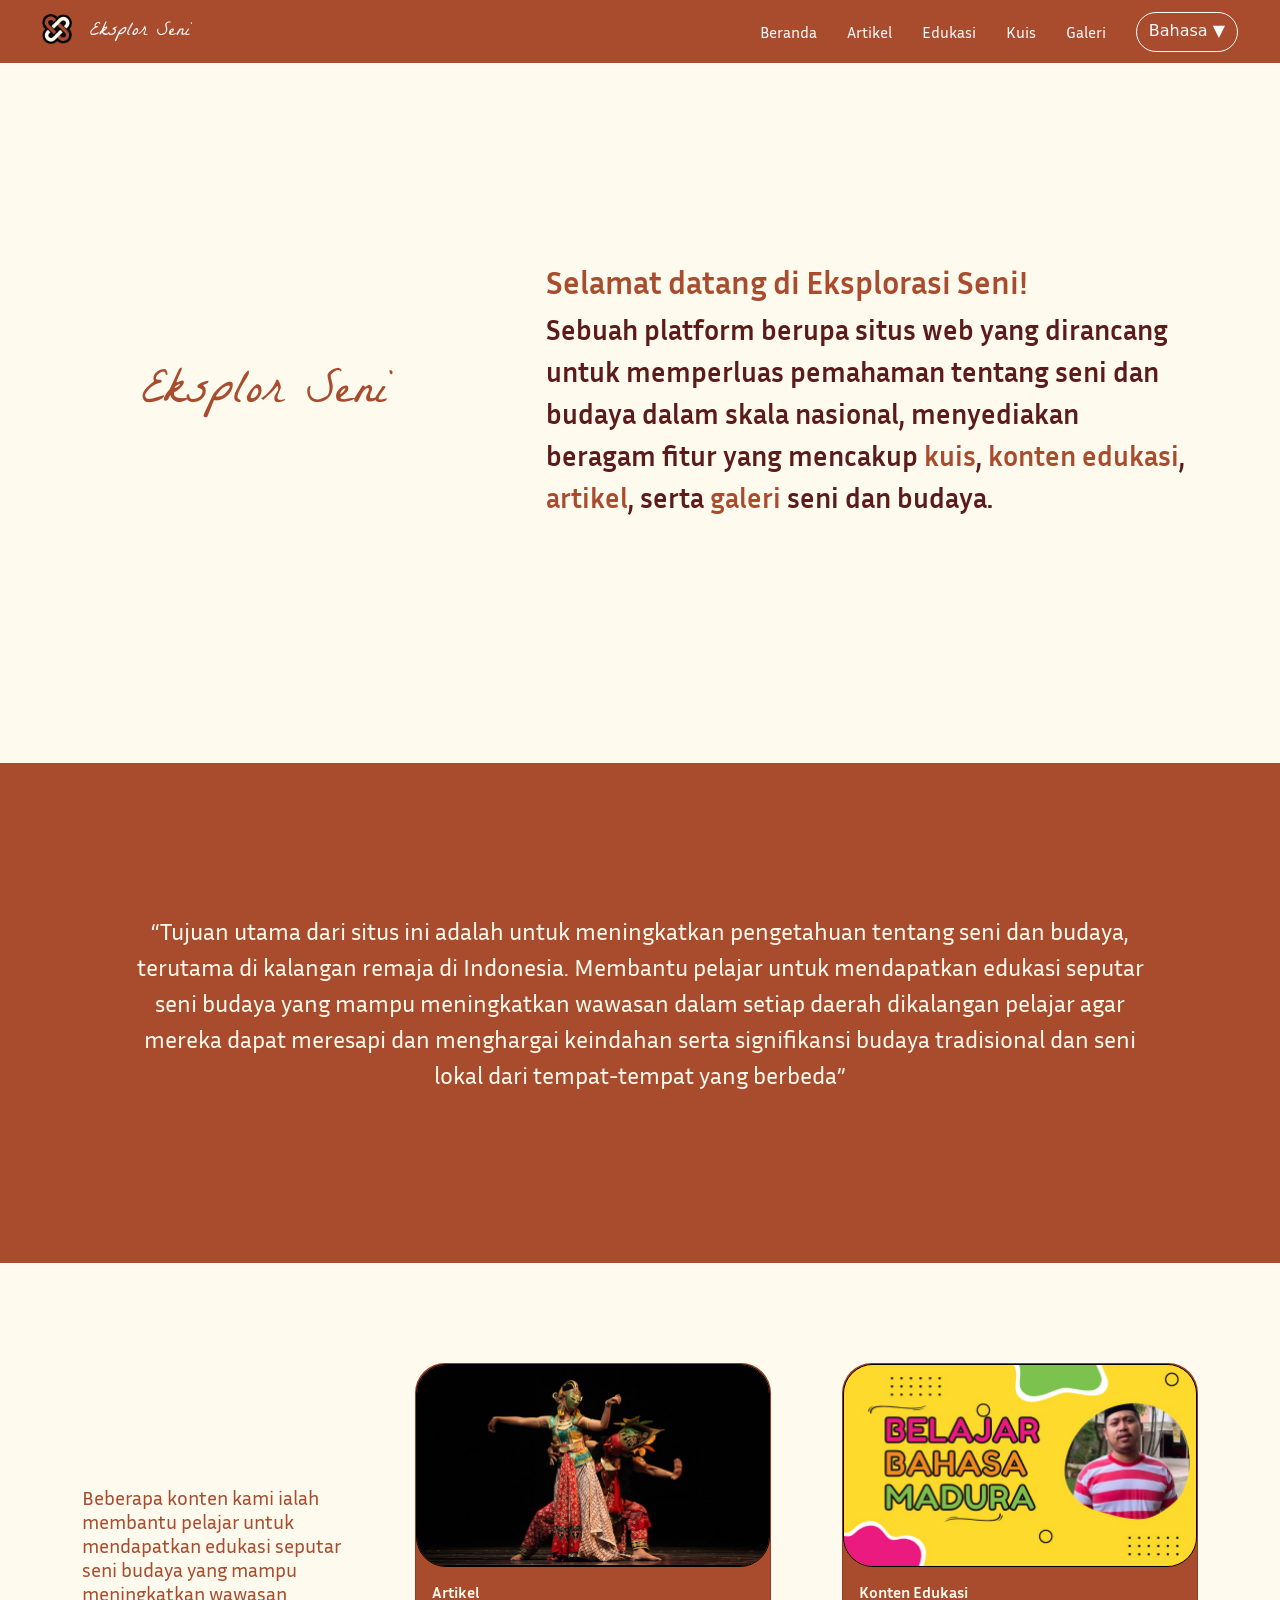
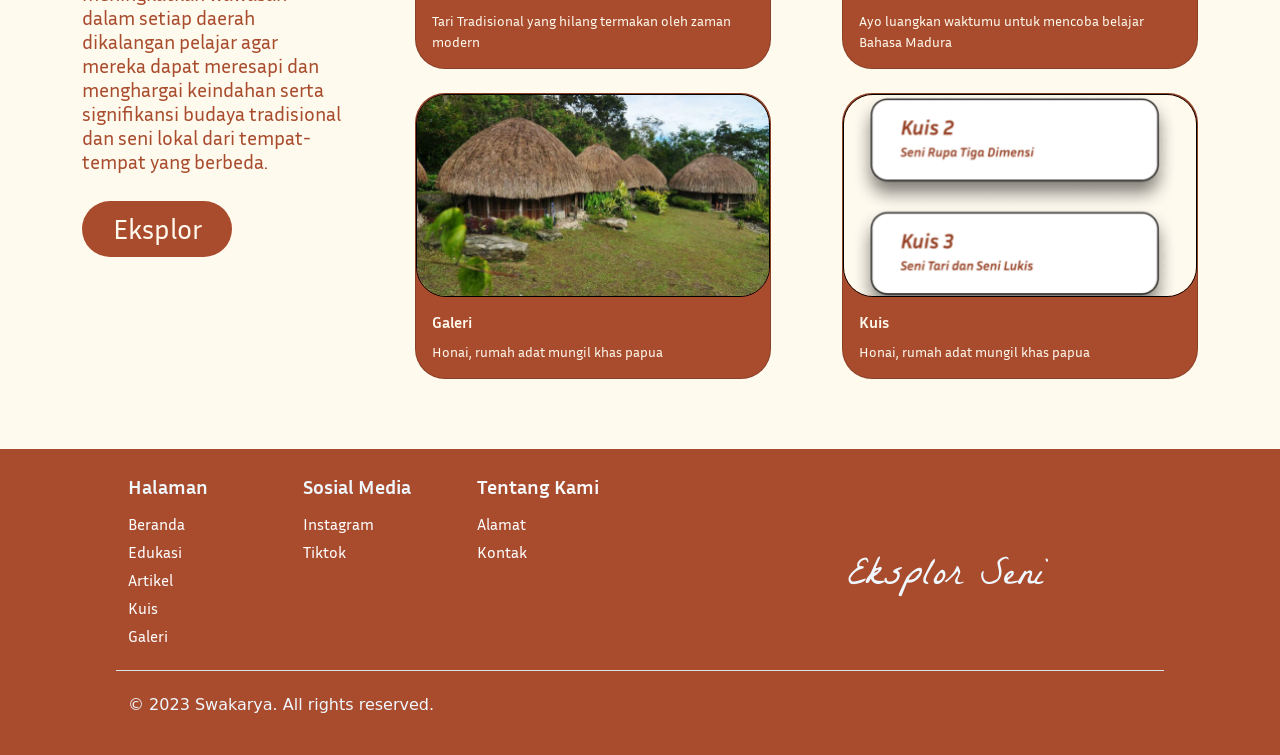
<file: landingpage.html>
<!DOCTYPE html>
<html lang="en">

<head>
  <meta charset="UTF-8">
  <meta name="viewport" content="width=device-width, initial-scale=1.0">
  <title>Landing Page</title>
  <link rel="shortcut icon" href="assets/eiydhubf 1.png" type="image/x-icon">
  <link href='https://fonts.googleapis.com/css?family=La Belle Aurore' rel='stylesheet'>
  <link href='https://fonts.googleapis.com/css?family=Inria Sans' rel='stylesheet'>
  <link href="https://cdn.jsdelivr.net/npm/bootstrap@5.3.2/dist/css/bootstrap.min.css" rel="stylesheet"
    integrity="sha384-T3c6CoIi6uLrA9TneNEoa7RxnatzjcDSCmG1MXxSR1GAsXEV/Dwwykc2MPK8M2HN" crossorigin="anonymous">
  </link>
  <style>
    body {
      background-color: #FFFAEE;
    }

    .navimg {
      margin-left: 30px;
      margin-bottom: 6px;
    }

    nav a:nth-child(2) {
      font-family: "La Belle Aurore";
      margin-left: 10px;
      margin-top: 1px;
    }

    a {
      font-family: "Inria Sans";
      text-decoration: none;
      margin-right: 30px;
    }

    button {
      margin-right: 30px;
    }

    footer {
      padding: 2% 10% 10%;
      background-color: #A94C2E;
      color: aliceblue;
      position: relative;
      margin-top: 110px;
      line-height: 20px;
      margin-top: 70px;
    }

    h3 {
      font-family: "Inria Sans";
    }

    .footer h1 {
      font-family: "La Belle Aurore";
      padding-top: 80px;
    }

    /* Welcome */

    .welcome {
      min-height: 500px;
      margin-top: 200px;
    }

    .welcome h2 {
      font-size: 50px;
      font-family: "La Belle Aurore";
      color: #A94C2E;
    }

    .welcome h3 {
      font-size: 32px;
      font-family: "Inria Sans";
      font-weight: bold;
      color: #A94C2E;
    }

    .welcome p {
      font-size: 28px;
      font-family: "Inria Sans";
      font-weight: bold;
      color: #5C1B1B;
    }

    .welcome p span {
      color: #A94C2E;
    }

    /* akhir Welcome */

    /* Quote */
    .qoute {
      min-height: 500px;
      background-color: #A94C2E;
      font-family: "Inria Sans";
      padding-top: 150px;
    }

    /* akhir Quote */

    /* Konten */
    .content {
      min-height: 500px;
      padding-top: 100px;
    }

    .content h3 {
      font-family: "Inria Sans";
      font-size: 20px;
      color: #A94C2E;
      text-align: left;
    }

    .content h5 {
      font-family: "Inria Sans";
      color: #FFFAEE;
      font-size: 16px;
      font-weight: bold;
    }

    .content p {
      font-family: "Inria Sans";
      color: #FFFAEE;
      font-size: 14px;
    }

    .content button {
      margin-top: 20px;
      width: 150px;
      background-color: #A94C2E;
      border-radius: 50px;
      color: #FFFAEE;
      font-size: 28px;
      font-family: "Inria Sans";
    }

    .content .garis {
      border: 1px solid black;
    }

    .content .card {
      border-radius: 30px;
    }

    .content .card-img-top {
      border-radius: 30px;
    }

    .tombol2:hover {
          background-color: #7f3922;
          color: #FFFAEE;
        }

        .bahasa {
        border-radius: 50px;
        padding-bottom: 8px;
      }

      .bahasa:hover {
          background-color: #FFFAEE;
          color: #A94C2E;
        }


    /* akhir Konten */
  </style>
</head>

<body>

  <!-- navbar -->
  <nav class="navbar" style="background-color: #A94C2E;">
    <div class="container-fluid">
      <img src="assets/icon.png" alt="Logo" width="30" height="30" class="d-inline-block align-text-top navimg">
      <a class="logo navbar-brand text-light me-auto p-2" href="landingpage.html">Eksplor Seni</a>
      <a class="text-light pl-3" href="beranda.html">Beranda</a>
      <a class="text-light pl-3" href="artikel.html">Artikel</a>
      <a class="text-light pl-3" href="konten_edukasi.html">Edukasi</a>
      <a class="text-light pl-3" href="daftar.html">Kuis</a>
      <a class="text-light pl-3" href="galeri.html">Galeri</a>
      <button type="button" class="btn bahasa btn-outline-light">Bahasa ▼</button>
    </div>
  </nav>
  <!-- navbar -->

  <!-- Welcome -->
  <section id="welcome" class="welcome">
    <div class="container">
      <div class="row justify-content-center">
        <div class="col-4 align-self-center ms-5">
          <h2>Eksplor Seni</h2>
        </div>
        <div class="col-7 ms-4">
          <h3>Selamat datang di Eksplorasi Seni!</h3>
          <p>Sebuah platform berupa situs web yang dirancang untuk memperluas pemahaman tentang seni dan budaya dalam
            skala nasional, menyediakan beragam fitur yang mencakup <span>kuis</span>, <span>konten edukasi</span>,
            <span>artikel</span>, serta <span>galeri</span> seni dan
            budaya.
          </p>
        </div>
      </div>
    </div>
  </section>
  <!-- akhir Welcome -->

  <!-- Quote -->
  <section id="qoute" class="qoute">
    <div class="container text-center">
      <div class="row justify-content-center">
        <div class="col-11">
          <p style="color: #FFFAEE; font-size: 24px;">“Tujuan utama dari situs ini adalah
            untuk meningkatkan pengetahuan
            tentang seni dan
            budaya, terutama di
            kalangan remaja di Indonesia. Membantu pelajar untuk mendapatkan edukasi seputar seni budaya yang mampu
            meningkatkan wawasan dalam setiap daerah dikalangan pelajar agar mereka dapat meresapi dan menghargai
            keindahan serta signifikansi budaya tradisional dan seni lokal dari tempat-tempat yang berbeda”</p>
        </div>
      </div>
    </div>
  </section>
  <!-- akhir Qoute -->

  <!-- Konten -->
  <section id="content" class="content">
    <div class="container">
      <div class="row justify-content-between">
        <div class="col-3 align-self-center">
          <h3>Beberapa konten kami ialah membantu pelajar untuk mendapatkan edukasi seputar seni budaya yang mampu
            meningkatkan wawasan dalam setiap daerah dikalangan pelajar agar mereka dapat meresapi dan menghargai
            keindahan serta signifikansi budaya tradisional dan seni lokal dari tempat-tempat yang berbeda.</h3>
          <button type="button" class="btn tombol2">Eksplor</button>

        </div>
        <div class="col-4">
          <div class="card" style="background-color: #A94C2E;">
            <img src="assets/konten/1.png" class="card-img-top garis" alt="Artikel">
            <div class="card-body">
              <h5 class="card-title">Artikel</h5>
              <p class="card-text">Tari Tradisional yang hilang termakan oleh zaman modern</p>
            </div>
          </div>
          <br>
          <div class="card" style="background-color: #A94C2E;">
            <img src="assets/konten/2.png" class="card-img-top garis" alt="Artikel">
            <div class="card-body">
              <h5 class="card-title">Galeri</h5>
              <p class="card-text">Honai, rumah adat mungil khas papua</p>
            </div>
          </div>
        </div>
        <div class="col-4">
          <div class="card" style="background-color: #A94C2E;">
            <img src="assets/konten/3.jpg" class="card-img-top garis" alt="Artikel">
            <div class="card-body">
              <h5 class="card-title">Konten Edukasi</h5>
              <p class="card-text">Ayo luangkan waktumu untuk mencoba belajar Bahasa Madura</p>
            </div>
          </div>
          <br>
          <div class="card" style="background-color: #A94C2E;">
            <img src="assets/konten/4.png" class="card-img-top garis" alt="Artikel">
            <div class="card-body">
              <h5 class="card-title">Kuis</h5>
              <p class="card-text">Honai, rumah adat mungil khas papua</p>
            </div>
          </div>
        </div>
      </div>
  </section>
  <!-- akhir Konten -->

  <!-- footer -->
  <footer class="pb-0">
    <div class="row">
      <div class="col-6 col-md-2 mb-3">
        <h3 class="pb-2 fs-5" style="font-weight: bolder;">Halaman</h3>
        <ul class="nav flex-column">
          <li class="nav-item mb-2"><a href="#" class="nav-link p-0 text-white">Beranda</a></li>
          <li class="nav-item mb-2"><a href="#" class="nav-link p-0 text-white">Edukasi</a></li>
          <li class="nav-item mb-2"><a href="#" class="nav-link p-0 text-white">Artikel</a></li>
          <li class="nav-item mb-2"><a href="#" class="nav-link p-0 text-white">Kuis</a></li>
          <li class="nav-item mb-2"><a href="#" class="nav-link p-0 text-white">Galeri</a></li>
        </ul>
      </div>

      <div class="col-6 col-md-2 mb-3">
        <h3 class="pb-2 fs-5" style="font-weight: bolder;">Sosial Media</h3>
        <ul class="nav flex-column">
          <li class="nav-item mb-2"><a href="#" class="nav-link p-0 text-white">Instagram</a></li>
          <li class="nav-item mb-2"><a href="#" class="nav-link p-0 text-white">Tiktok</a></li>
        </ul>
      </div>

      <div class="text-light col-md-2 mb-3">
        <h3 class="pb-2 fs-5" style="font-weight: bolder;">Tentang Kami</h3>
        <ul class="nav flex-column">
          <li class="nav-item mb-2"><a href="about.html" class="nav-link p-0 text-white">Alamat</a></li>
          <li class="nav-item mb-2"><a href="about.html" class="nav-link p-0 text-white">Kontak</a></li>

        </ul>
      </div>

      <div class="footer text-center col-md-5 offset-md-1 mb-3">
        <h1>Eksplor Seni</h1>
      </div>

      <div class="d-flex flex-column flex-sm-row justify-content-between py-4 my-0 border-top">
        <p>© 2023 Swakarya. All rights reserved.</p>
      </div>
  </footer>
  <!-- footer -->

  <script src="https://cdn.jsdelivr.net/npm/bootstrap@5.3.2/dist/js/bootstrap.bundle.min.js"
    integrity="sha384-C6RzsynM9kWDrMNeT87bh95OGNyZPhcTNXj1NW7RuBCsyN/o0jlpcV8Qyq46cDfL"
    crossorigin="anonymous"></script>
  </script>

</html>
</file>
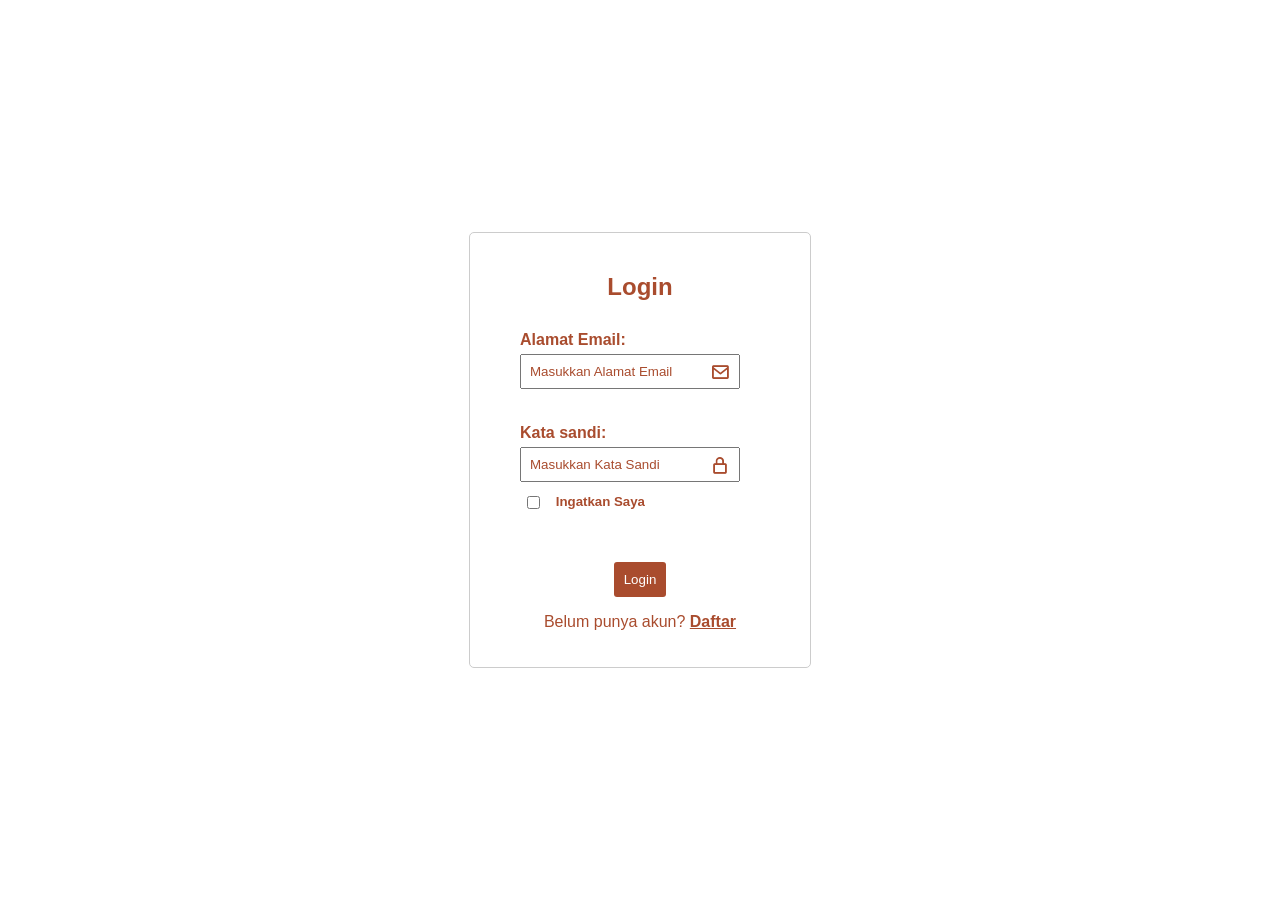
<file: login.html>
<!DOCTYPE html>
<html lang="en">
  <head>
    <meta charset="UTF-8" />
    <meta name="viewport" content="width=device-width, initial-scale=1.0" />
    <link rel="stylesheet" href="style.css" />
    <link
      href="https://unpkg.com/boxicons@2.1.4/css/boxicons.min.css"
      rel="stylesheet"
    />
    <title>Login Form</title>
    <link
      rel="shortcut icon"
      href="assets/eiydhubf 1.png"
      type="image/x-icon"
    />
    <style>
      body {
        font-family: Arial, sans-serif;
        display: flex;
        justify-content: center;
        align-items: center;
        height: 100vh;
        margin: 0;
      }

      .login-container {
        position: relative;
        width: 300px;
        max-width: 400px;
        padding: 20px;
        border: 1px solid #ccc;
        border-radius: 5px;
        text-align: center;
        color: #a94c2e;
      }

      .input-group {
        position: relative;
        margin-bottom: 15px;
        text-align: left;
        padding: 10px 30px;
      }

      .input-group i {
        position: absolute;
        right: 60px;
        top: 60%;
        transform: translateY(-50%);
        font-size: 20px;
      }

      label {
        display: block;
        margin-bottom: 5px;
      }

      input {
        width: calc(100% - 20px);
        padding: 8px;
        box-sizing: border-box;
        color: #a94c2e;
      }

      #email::placeholder {
        color: #a94c2e;
      }

      #password::placeholder {
        color: #a94c2e;
      }

      .remember-me {
        margin-bottom: 15px;
        display: flex;
        align-items: center;
        width: 45%;
        margin-left: 20px;
        text-align: left;
        color: #a94c2e;
        margin-top: -35px;
      }

      .checkbox {
        margin-bottom: 7px;
      }

      .error-message {
        color: red;
      }

      button {
        background-color: #a94c2e;
        color: white;
        padding: 10px;
        border: none;
        border-radius: 3px;
        cursor: pointer;
      }

      button:hover {
        background-color: #a94c2e;
      }
    </style>
  </head>
  <body>
    <div class="login-container">
      <form id="loginForm" onsubmit="return false">
        <h2>Login</h2>
        <div class="input-group">
          <b><label for="email">Alamat Email:</label></b>
          <input type="text" id="email" placeholder="Masukkan Alamat Email" />
          <i class="bx bx-envelope" style="margin-top: 4px"></i>
        </div>
        <div class="input-group">
          <b><label for="password">Kata sandi:</label></b>
          <input
            type="password"
            id="password"
            placeholder="Masukkan Kata Sandi"
          />
          <i class="bx bx-lock-alt" style="margin-top: 4px"></i>
        </div>
        <div class="remember-me" style="padding-bottom: 10px">
          <input type="checkbox" class="checkbox" id="rememberMe" />
          <h5><label for="rememberMe">Ingatkan&nbsp;Saya</label></h5>
        </div>
        <button type="button" onclick="validateLogin()">Login</button>
        <p id="errorMessage" class="error-message"></p>
      </form>
      <p>
        Belum punya akun?
        <b><a href="daftar.html" style="color: #a94c2e">Daftar</a></b>
      </p>
    </div>
    <script src="login.js"></script>
  </body>
</html>
</file>
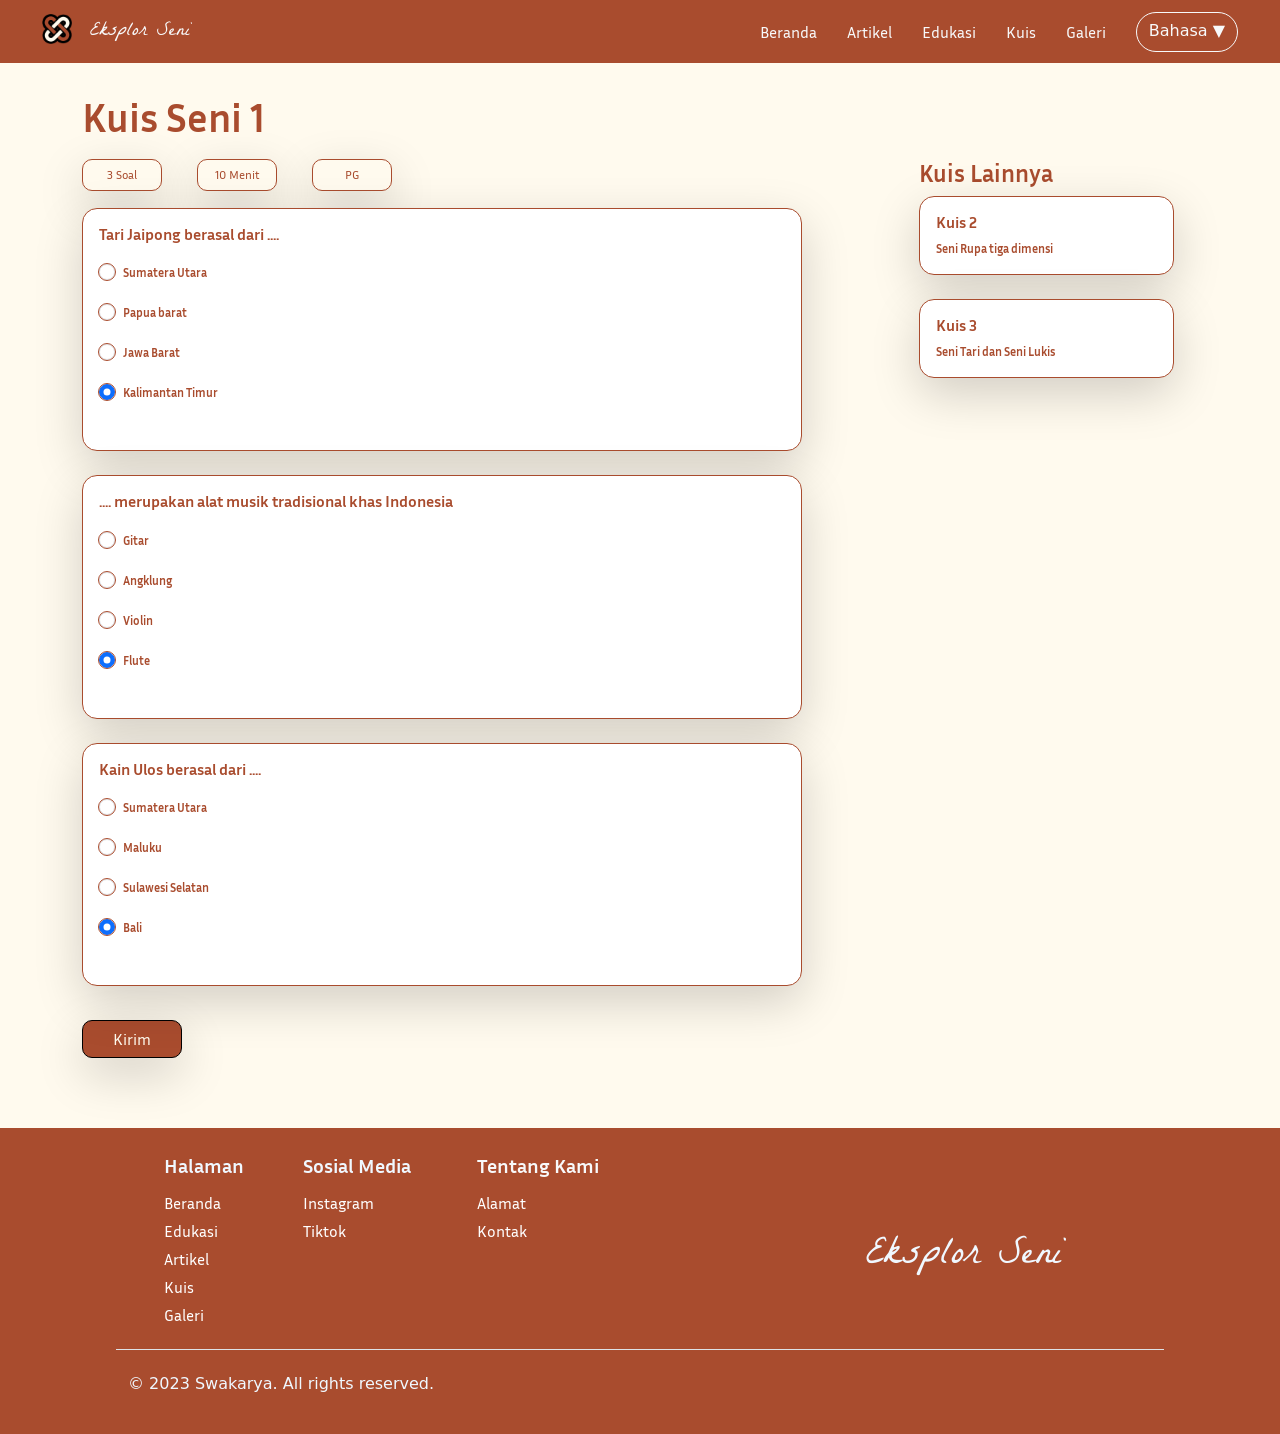
<file: Quiz.html>
<!DOCTYPE html>
<html lang="en">

<head>
  <meta charset="UTF-8">
  <meta name="viewport" content="width=device-width, initial-scale=1.0">
  <title>Quiz</title>
  <link rel="shortcut icon" href="assets/eiydhubf 1.png" type="image/x-icon">
  <link href='https://fonts.googleapis.com/css?family=La Belle Aurore' rel='stylesheet'>
  <link href='https://fonts.googleapis.com/css?family=Inria Sans' rel='stylesheet'>
  <link href="https://cdn.jsdelivr.net/npm/bootstrap@5.3.2/dist/css/bootstrap.min.css" rel="stylesheet"
    integrity="sha384-T3c6CoIi6uLrA9TneNEoa7RxnatzjcDSCmG1MXxSR1GAsXEV/Dwwykc2MPK8M2HN" crossorigin="anonymous">
  </link>
  <style>
    body {
      background-color: #FFFAEE;
    }

    img {
      margin-left: 30px;
      margin-bottom: 6px;
    }

    nav a:nth-child(2) {
      font-family: "La Belle Aurore";
      margin-left: 10px;
      margin-top: 1px;
    }

    a {
      font-family: "Inria Sans";
      text-decoration: none;
      margin-right: 30px;
    }

    button {
      margin-right: 30px;
    }

    footer {
      padding: 2% 10% 10%;
      background-color: #A94C2E;
      color: aliceblue;
      position: relative;
      margin-top: 110px;
      line-height: 20px;
      margin-top: 70px;
    }

    h3 {
      font-family: "Inria Sans";
    }

    .footer h1 {
      font-family: "La Belle Aurore";
      padding-top: 80px;
    }

    /* Kuis */
    .quiz {
      /* min-height: 500px; */
      margin-top: 30px;
    }

    .quiz h2 {
      color: #A94C2E;
      font-size: 40px;
      font-family: "Inria Sans";
      font-weight: bold;
    }

    .quiz button {
      margin-top: 10px;
      width: 80px;
      background-color: #FFFAEE;
      border-radius: 10px;
      color: #A94C2E;
      font-size: 12px;
      font-family: "Inria Sans";
      border: 1px solid #A94C2E;
    }

    .quiz h3 {
      margin-top: 10px;
      color: #A94C2E;
      font-family: "Inria Sans";
      font-weight: bold;
      font-size: 24px;
    }

    .quiz .card {
      border: 1px solid #A94C2E;
      border-radius: 15px;
    }

    .quiz .card h5 {
      color: #A94C2E;
      font-family: "Inria Sans";
      font-size: 16px;
      font-weight: bold;
    }

    .quiz .card p {
      color: #A94C2E;
      font-family: "Inria Sans";
      font-size: 12px;
      font-weight: bold;
    }

    .soal {
      margin-top: -170px;
    }

    input[type=radio] {
      outline: 1px solid #a94c2e
    }

    .bahasa {
        border-radius: 50px;
        padding-bottom: 8px;
      }

      .bahasa:hover {
          background-color: #FFFAEE;
          color: #A94C2E;
        }


    /* akhir Kuis */
  </style>
</head>

<body>

  <!-- navbar -->
  <nav class="navbar" style="background-color: #A94C2E;">
    <div class="container-fluid">
      <img src="assets/icon.png" alt="Logo" width="30" height="30" class="d-inline-block align-text-top navimg">
      <a class="logo navbar-brand text-light me-auto p-2" href="landingpage.html">Eksplor Seni</a>
      <a class="text-light pl-3" href="beranda.html">Beranda</a>
      <a class="text-light pl-3" href="artikel.html">Artikel</a>
      <a class="text-light pl-3" href="konten_edukasi.html">Edukasi</a>
      <a class="text-light pl-3" href="daftar.html">Kuis</a>
      <a class="text-light pl-3" href="galeri.html">Galeri</a>
      <button type="button" class="btn bahasa btn-outline-light">Bahasa ▼</button>
    </div>
  </nav>
  <!-- navbar -->


  <!-- Kuis -->
  <section id="quiz" class="quiz">
    <div class="container">
      <div class="row">
        <div class="col-4">
          <h2>Kuis Seni 1</h2>
        </div>
        <div class="row justify-content-between">
          <div class="col-4">
            <button type="button" class="btn btn-warning shadow-lg">3 Soal</button>
            <button type="button" class="btn btn-warning shadow-lg">10 Menit</button>
            <button type="button" class="btn btn-warning shadow-lg">PG</button>
          </div>
          <div class="col-3">
            <h3>Kuis Lainnya</h3>
            <div class="card shadow-lg">
              <div class="card-body">
                <h5 class="card-title">Kuis 2</h5>
                <p class="card-text">Seni Rupa tiga dimensi</p>
              </div>
            </div>
            <br>
            <div class="card shadow-lg">
              <div class="card-body">
                <h5 class="card-title">Kuis 3</h5>
                <p class="card-text">Seni Tari dan Seni Lukis</p>
              </div>
            </div>
          </div>
        </div>

        <div class="row soal">
          <div class="col-8">
            <div class="card shadow-lg">
              <div class="card-body">
                <h5 class="card-title">Tari Jaipong berasal dari ....</h5>
                <p class="card-text">
                <div class="form-check">
                  <input class="form-check-input" type="radio" name="soal1" id="soal1">
                  <label class="form-check-label" for="soal1">
                    <p>Sumatera Utara</p>
                  </label>
                </div>
                <div class="form-check">
                  <input class="form-check-input" type="radio" name="soal1" id="soal1" checked>
                  <label class="form-check-label" for="soal1">
                    <p>Papua barat</p>
                  </label>
                </div>
                <div class="form-check">
                  <input class="form-check-input" type="radio" name="soal1" id="soal1" checked>
                  <label class="form-check-label" for="soal1">
                    <p>Jawa Barat</p>
                  </label>
                </div>
                <div class="form-check">
                  <input class="form-check-input" type="radio" name="soal1" id="soal1" checked>
                  <label class="form-check-label" for="soal1">
                    <p>Kalimantan Timur</p>
                  </label>
                </div>
                </p>
              </div>
            </div>
            <br>
          </div>
          <div class="col-8">
            <div class="card shadow-lg">
              <div class="card-body">
                <h5 class="card-title">.... merupakan alat musik tradisional khas Indonesia</h5>
                <p class="card-text">
                <div class="form-check">
                  <input class="form-check-input" type="radio" name="soal2" id="soal2">
                  <label class="form-check-label" for="soal2">
                    <p>Gitar</p>
                  </label>
                </div>
                <div class="form-check">
                  <input class="form-check-input" type="radio" name="soal2" id="soal2" checked>
                  <label class="form-check-label" for="soal2">
                    <p>Angklung</p>
                  </label>
                </div>
                <div class="form-check">
                  <input class="form-check-input" type="radio" name="soal2" id="soal2" checked>
                  <label class="form-check-label" for="soal2">
                    <p>Violin</p>
                  </label>
                </div>
                <div class="form-check">
                  <input class="form-check-input" type="radio" name="soal2" id="soal2" checked>
                  <label class="form-check-label" for="soal2">
                    <p>Flute</p>
                  </label>
                </div>
                </p>
              </div>
            </div>
            <br>
          </div>
          <div class="col-8">
            <div class="card shadow-lg">
              <div class="card-body">
                <h5 class="card-title">Kain Ulos berasal dari ....</h5>
                <p class="card-text">
                <div class="form-check">
                  <input class="form-check-input" type="radio" name="soal3" id="soal3">
                  <label class="form-check-label" for="soal3">
                    <p>Sumatera Utara</p>
                  </label>
                </div>
                <div class="form-check">
                  <input class="form-check-input" type="radio" name="soal3" id="soal3" checked>
                  <label class="form-check-label" for="soal3">
                    <p>Maluku</p>
                  </label>
                </div>
                <div class="form-check">
                  <input class="form-check-input" type="radio" name="soal3" id="soal3" checked>
                  <label class="form-check-label" for="soal3">
                    <p>Sulawesi Selatan</p>
                  </label>
                </div>
                <div class="form-check">
                  <input class="form-check-input" type="radio" name="soal3" id="soal3" checked>
                  <label class="form-check-label" for="soal3">
                    <p>Bali</p>
                  </label>
                </div>
                </p>
              </div>
            </div>
            <br>
          </div>
        </div>
        <div class="row">
          <div class="col">
            <a href="user_profile.html">
            <button type="button" class="btn btn-warning shadow-lg" style=" width: 100px; background-color: #A94C2E; color: #FFFAEE; font-size: 16px; border: 1px solid black;">Kirim</button>
            </a>
          </div>
        </div>
      </div>
    </div>
  </section>
  <!-- akhir Kuis -->



  <!-- footer -->
  <footer class="pb-0">
    <div class="row">
      <div class="col-6 col-md-2 mb-3 ps-5">
        <h3 class="pb-2 fs-5" style="font-weight: bolder;">Halaman</h3>
        <ul class="nav flex-column">
          <li class="nav-item mb-2"><a href="#" class="nav-link p-0 text-white">Beranda</a></li>
          <li class="nav-item mb-2"><a href="#" class="nav-link p-0 text-white">Edukasi</a></li>
          <li class="nav-item mb-2"><a href="#" class="nav-link p-0 text-white">Artikel</a></li>
          <li class="nav-item mb-2"><a href="#" class="nav-link p-0 text-white">Kuis</a></li>
          <li class="nav-item mb-2"><a href="#" class="nav-link p-0 text-white">Galeri</a></li>
        </ul>
      </div>

      <div class="col-6 col-md-2 mb-3">
        <h3 class="pb-2 fs-5" style="font-weight: bolder;">Sosial Media</h3>
        <ul class="nav flex-column">
          <li class="nav-item mb-2"><a href="#" class="nav-link p-0 text-white">Instagram</a></li>
          <li class="nav-item mb-2"><a href="#" class="nav-link p-0 text-white">Tiktok</a></li>
        </ul>
      </div>

      <div class="text-light col-md-2 mb-3">
        <h3 class="pb-2 fs-5" style="font-weight: bolder;">Tentang Kami</h3>
        <ul class="nav flex-column">
          <li class="nav-item mb-2"><a href="about.html" class="nav-link p-0 text-white">Alamat</a></li>
          <li class="nav-item mb-2"><a href="about.html" class="nav-link p-0 text-white">Kontak</a></li>

        </ul>
      </div>

      <div class="footer text-center col-md-5 offset-md-1 mb-3 ps-5">
        <h1>Eksplor Seni</h1>
      </div>

      <div class="d-flex flex-column flex-sm-row justify-content-between py-4 my-0 border-top">
        <p>© 2023 Swakarya. All rights reserved.</p>
      </div>
  </footer>
  <!-- footer -->

  <script src="https://cdn.jsdelivr.net/npm/bootstrap@5.3.2/dist/js/bootstrap.bundle.min.js"
    integrity="sha384-C6RzsynM9kWDrMNeT87bh95OGNyZPhcTNXj1NW7RuBCsyN/o0jlpcV8Qyq46cDfL"
    crossorigin="anonymous"></script>
  </script>

</html>
</file>
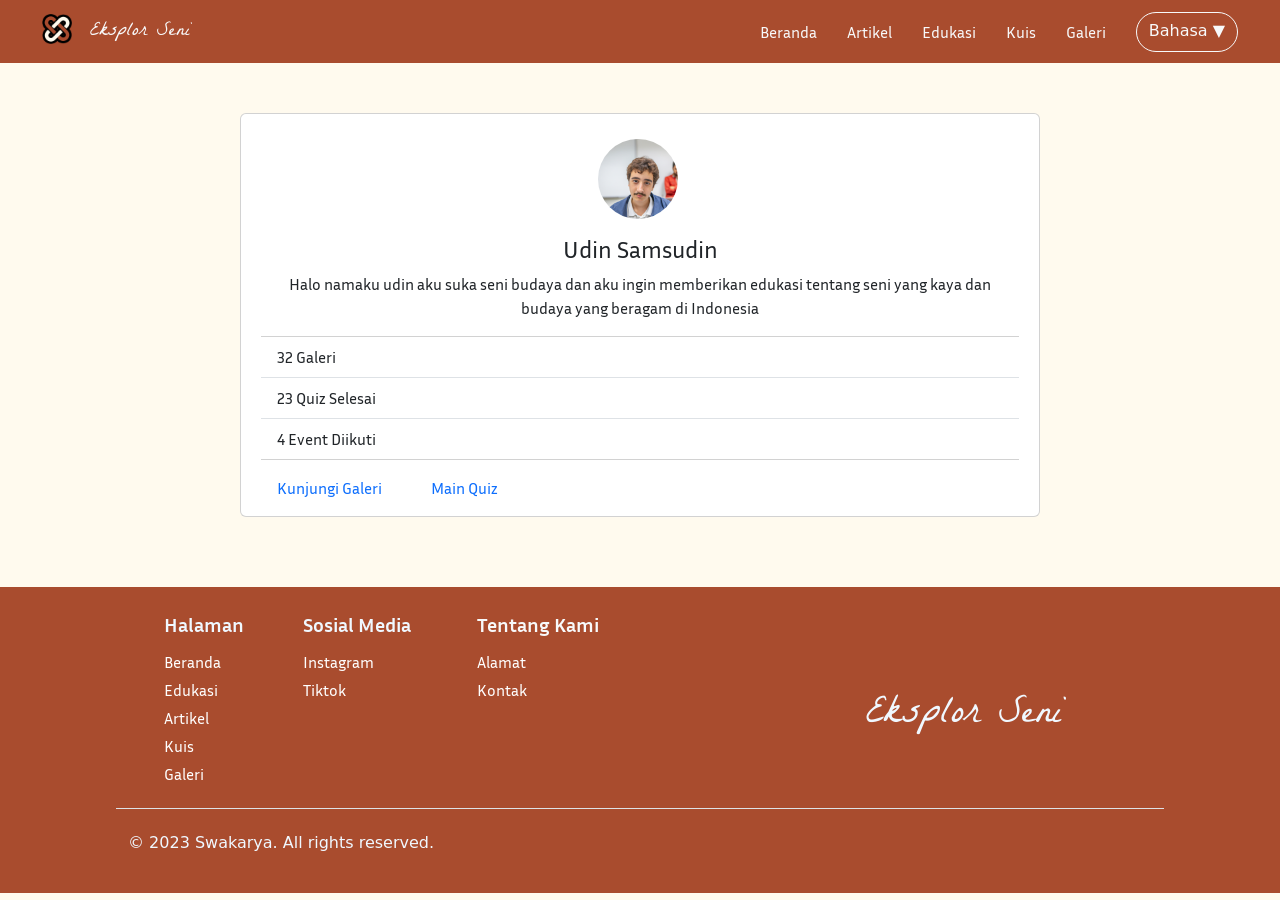
<file: user_profile.html>
<!DOCTYPE html>
<html lang="en">
<head>
    <meta charset="UTF-8">
    <meta name="viewport" content="width=device-width, initial-scale=1.0">
    <title>User Profile</title>
    <link rel="shortcut icon" href="assets/eiydhubf 1.png" type="image/x-icon">
    <link href='https://fonts.googleapis.com/css?family=La Belle Aurore' rel='stylesheet'>
    <link href='https://fonts.googleapis.com/css?family=Inria Sans' rel='stylesheet'>
    <link href="https://cdn.jsdelivr.net/npm/bootstrap@5.3.2/dist/css/bootstrap.min.css" rel="stylesheet" integrity="sha384-T3c6CoIi6uLrA9TneNEoa7RxnatzjcDSCmG1MXxSR1GAsXEV/Dwwykc2MPK8M2HN" crossorigin="anonymous"></link>   
    <style>
      body {
        background-color: #FFFAEE;
      }

      .logos {
        margin-left: 30px;
        margin-bottom: 6px;
      }

      nav a:nth-child(2) {
        font-family: "La Belle Aurore";
        margin-left: 10px;
        margin-top: 1px;
      }
      

      a {
        font-family: "Inria Sans";
        text-decoration: none;
        margin-right: 30px;
      }
      
      button {
        margin-right: 30px;
      }

      footer {
        padding: 2% 10% 10%;
        background-color: #A94C2E;
        color: aliceblue;
        position: relative;
        margin-top: 110px;
        line-height: 20px;
        margin-top: 70px;
      }

      h3 {
        font-family: "Inria Sans";
      }

      .footer h1 {
        font-family: "La Belle Aurore";
        padding-top: 80px;
      }
      
    #user {
        display: flex;
        justify-content: center;
        margin-top: 50px;
    }

    .circle {
  height: 80px;
  width: 80px;
  background-color: #555;
  border-radius: 50%;
  margin-top: 25px;
  margin-left: 337px;
}

.bahasa {
        border-radius: 50px;
        padding-bottom: 8px;
      }

      .bahasa:hover {
          background-color: #FFFAEE;
          color: #A94C2E;
        }


    </style>
  </head>
<body>

  <!-- navbar -->
  <nav class="navbar" style="background-color: #A94C2E;">
    <div class="container-fluid">
      <img class="logos" src="assets/icon.png" alt="Logo" width="30" height="30" class="d-inline-block align-text-top navimg">
      <a class="logo navbar-brand text-light me-auto p-2" href="landingpage.html">Eksplor Seni</a>
      <a class="text-light pl-3" href="beranda.html">Beranda</a>
      <a class="text-light pl-3" href="artikel.html">Artikel</a>
      <a class="text-light pl-3" href="konten_edukasi.html">Edukasi</a>
      <a class="text-light pl-3" href="daftar.html">Kuis</a>
      <a class="text-light pl-3" href="galeri.html">Galeri</a>
      <button type="button" class="btn bahasa btn-outline-light">Bahasa ▼</button>
    </div>
  </nav>
  <!-- navbar -->


  <!-- user profile -->

<section id="user">
    <div class="card" style=" width: 50rem; padding-left: 20px; padding-right: 20px; justify-content: center; font-family: 'Inria Sans';">
        <img src="assets/profile.png" class="circle" height="50"></img>
        <div class="card-body">
          <h4 class="card-title" style="display: flex; justify-content: center;">Udin Samsudin</h4>
          <p class="card-text text-center">Halo namaku udin aku suka seni budaya dan aku ingin memberikan edukasi tentang seni yang kaya dan budaya yang beragam di Indonesia</p>
        </div>
        <ul class="list-group list-group-flush">
          <li class="list-group-item">32 Galeri</li>
          <li class="list-group-item">23 Quiz Selesai </li>
          <li class="list-group-item">4 Event Diikuti</li>
        </ul>
        <div class="card-body text-start">
          <a href="galeri.html" class="card-link">Kunjungi Galeri</a>
          <a href="Quiz.html" class="card-link">Main Quiz</a>
        </div>
      </div>
</section>


  <!-- user profile -->



  <!-- footer -->
  <footer class="pb-0">
    <div class="row">
      <div class="col-6 col-md-2 mb-3 ps-5">
        <h3 class="pb-2 fs-5" style="font-weight: bolder;">Halaman</h3>
        <ul class="nav flex-column">
          <li class="nav-item mb-2"><a href="#" class="nav-link p-0 text-white">Beranda</a></li>
          <li class="nav-item mb-2"><a href="#" class="nav-link p-0 text-white">Edukasi</a></li>
          <li class="nav-item mb-2"><a href="#" class="nav-link p-0 text-white">Artikel</a></li>
          <li class="nav-item mb-2"><a href="#" class="nav-link p-0 text-white">Kuis</a></li>
          <li class="nav-item mb-2"><a href="#" class="nav-link p-0 text-white">Galeri</a></li>
        </ul>
      </div>

      <div class="col-6 col-md-2 mb-3">
        <h3 class="pb-2 fs-5" style="font-weight: bolder;">Sosial Media</h3>
        <ul class="nav flex-column">
          <li class="nav-item mb-2"><a href="#" class="nav-link p-0 text-white">Instagram</a></li>
          <li class="nav-item mb-2"><a href="#" class="nav-link p-0 text-white">Tiktok</a></li>
        </ul>
      </div>

      <div class="text-light col-md-2 mb-3">
        <h3 class="pb-2 fs-5" style="font-weight: bolder;">Tentang Kami</h3>
        <ul class="nav flex-column">
          <li class="nav-item mb-2"><a href="about.html" class="nav-link p-0 text-white">Alamat</a></li>
          <li class="nav-item mb-2"><a href="about.html" class="nav-link p-0 text-white">Kontak</a></li>

        </ul>
      </div>

    <div class="footer text-center col-md-5 offset-md-1 mb-3 ps-5">
          <h1>Eksplor Seni</h1>
    </div>

    <div class="d-flex flex-column flex-sm-row justify-content-between py-4 my-0 border-top">
      <p>© 2023 Swakarya. All rights reserved.</p>
    </div>
  </footer>
  <!-- footer -->

<script src="https://cdn.jsdelivr.net/npm/bootstrap@5.3.2/dist/js/bootstrap.bundle.min.js" integrity="sha384-C6RzsynM9kWDrMNeT87bh95OGNyZPhcTNXj1NW7RuBCsyN/o0jlpcV8Qyq46cDfL" crossorigin="anonymous"></script></script>
</html>
</file>
<file: style.css>
.container {
  display: grid;
  grid-template-columns: repeat(3, 1fr);
  grid-gap: 10px;
}

.col-3 img {
  width: 400%;
  border-top-left-radius: 10px;
  border-top-right-radius: 10px;
  border-bottom-left-radius: 10px;
  border-bottom-right-radius: 10px;
  max-width: 350%;
  height: 90%;
}

h2 {
  text-align: center;
}

.col-3 {
  box-sizing: border-box;
  padding: 5px;
  text-align: center;
  font-weight: bolder;
}

@media (max-width: 768px) {
  .container {
    grid-template-columns: repeat(2, 1fr);
  }
}
</file>
